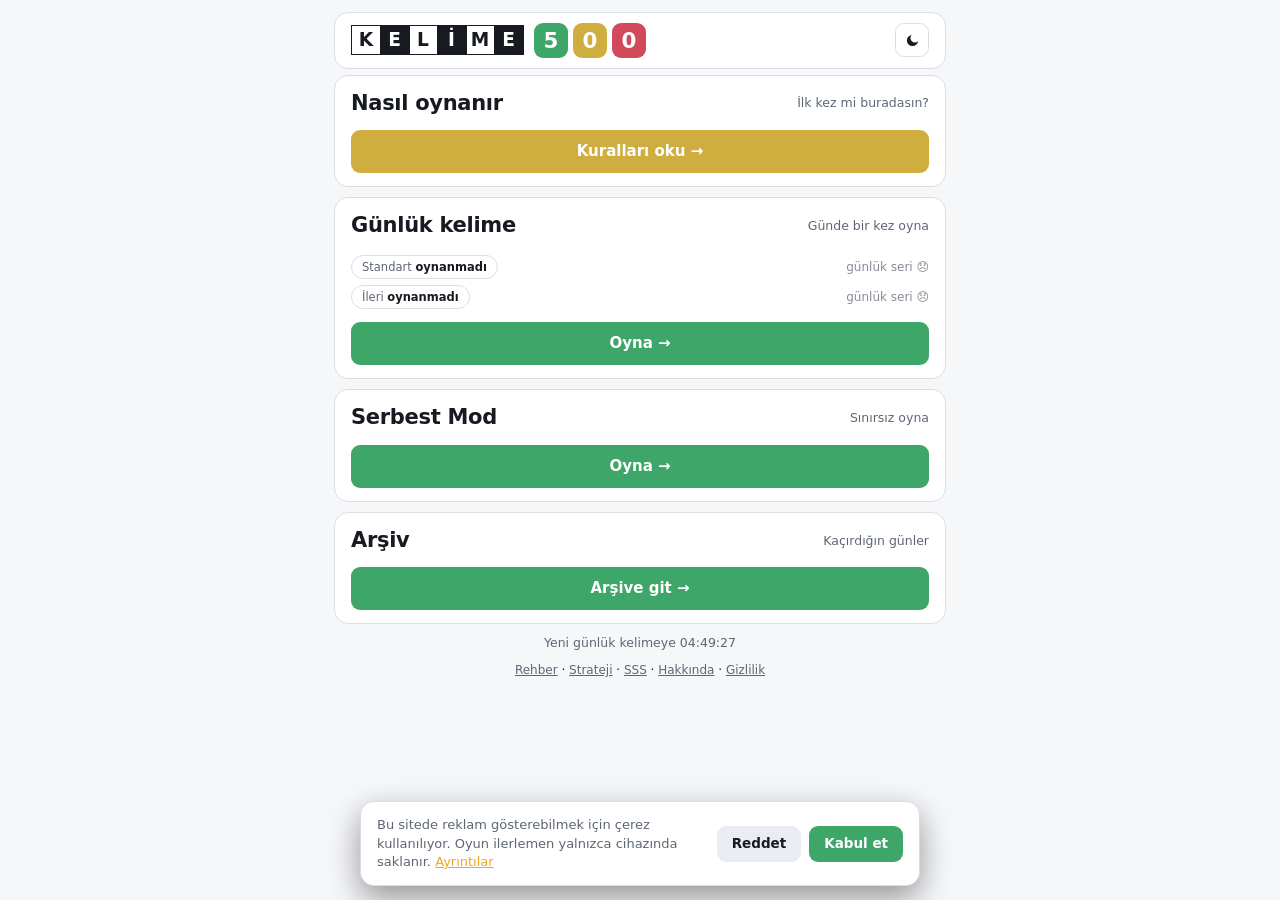
<file: index.html>
<!doctype html>
<html lang="tr" data-tema="koyu">
<head>
<meta charset="utf-8">
<meta name="viewport" content="width=device-width, initial-scale=1">
<title>Kelime500 — Türkçe kelime bulmacası</title>
<meta name="description" content="Gizli Türkçe kelimeyi 8 hakta bul. Her gün iki seviye için yeni kelime; serbest modda sınırsız oyna, arşivden eski günleri çöz.">
<link rel="canonical" href="https://kelime500.com/">
<link rel="icon" href="assets/favicon.svg?v=160" type="image/svg+xml">
<link rel="apple-touch-icon" href="assets/apple-touch-icon.png?v=160">
<meta name="theme-color" content="#0f1115">
<!-- Sosyal paylasim -->
<meta property="og:url" content="https://kelime500.com/">
<meta property="og:type" content="website">
<meta property="og:site_name" content="Kelime500">
<meta property="og:title" content="Kelime500 — Türkçe kelime bulmacası">
<meta property="og:description" content="Gizli Türkçe kelimeyi 8 hakta bul. Her gün iki seviye için yeni kelime; serbest modda sınırsız oyna, arşivden eski günleri çöz.">
<meta property="og:image" content="https://kelime500.com/assets/paylasim.png?v=160">
<meta property="og:image:width" content="1200">
<meta property="og:image:height" content="630">
<meta property="og:image:type" content="image/png">
<meta property="og:image:alt" content="Kelime500 — Türkçe kelime bulmacası">
<meta property="og:locale" content="tr_TR">
<meta name="twitter:card" content="summary_large_image">
<meta name="twitter:title" content="Kelime500 — Türkçe kelime bulmacası">
<meta name="twitter:description" content="Gizli Türkçe kelimeyi 8 hakta bul. Her gün iki seviye için yeni kelime; serbest modda sınırsız oyna, arşivden eski günleri çöz.">
<meta name="twitter:image" content="https://kelime500.com/assets/paylasim.png?v=160">
<link rel="stylesheet" href="assets/styles.css?v=160">

<!-- AdSense. Kod her sayfanin <head> kismindadir - dogrulama ve inceleme
     bunu ariyor. Cerez reddedildiyse kisisellestirilmemis reklam isteniyor;
     karari cerez.js veriyor, burada yalnizca kayitli secim okunuyor. -->
<script>
window.adsbygoogle = window.adsbygoogle || [];
try {
  if (JSON.parse(localStorage.getItem('kelime500.cerez')) === 'ret') {
    window.adsbygoogle.requestNonPersonalizedAds = 1;
  }
} catch (e) { /* depolama kapali - varsayilan davranis */ }
</script>
<script async crossorigin="anonymous"
        src="https://pagead2.googlesyndication.com/pagead/js/adsbygoogle.js?client=ca-pub-5431814536619305"></script>
<script>
/* Tema ilk boyamadan once uygulanir; yoksa sabit yazili koyu tema bir an
   gorunup acik temaya gecerdi. Kayitli bir secim varsa o, yoksa cihazin
   tercihi kullanilir. Ayni mantik src/giris.js ve src/app.js icinde de var. */
(function () {
  var t = null;
  try { t = JSON.parse(localStorage.getItem('kelime500.tema')); } catch (e) { /* yoksay */ }
  if (t !== 'acik' && t !== 'koyu') {
    t = window.matchMedia && matchMedia('(prefers-color-scheme: light)').matches
      ? 'acik' : 'koyu';
  }
  document.documentElement.dataset.tema = t;

  /* Reklam yuvasi onizlemesi: ?reklam=1 ile acilir, ?reklam=0 ile kapanir.
     Sekme oturumu boyunca hatirlanir, boylece sayfalar arasi gezinirken
     kaybolmaz. Ziyaretciler normal adreste bos yuvalari gormez. */
  try {
    if (/[?&]reklam=1/.test(location.search)) {
      sessionStorage.setItem('kelime500.reklamOnizleme', '1');
    } else if (/[?&]reklam=0/.test(location.search)) {
      sessionStorage.removeItem('kelime500.reklamOnizleme');
    }
    if (sessionStorage.getItem('kelime500.reklamOnizleme')) {
      document.documentElement.dataset.reklam = 'onizleme';
    }
  } catch (e) { /* yoksay */ }
}());
</script>
</head>
<body class="giris">

<header>
  <div class="marka-kart">
    <span class="logo" aria-label="Kelime500">
      <span class="logo-kelime" aria-hidden="true"><b>K</b><b>E</b><b>L</b><b>İ</b><b>M</b><b>E</b></span>
      <span class="logo-sayi" aria-hidden="true"><b>5</b><b>0</b><b>0</b></span>
    </span>
    <button class="simge" id="tema" type="button" title="Gece/Gündüz">☀</button>
  </div>
</header>

<main class="giris-icerik">

  <section class="kart" id="nasil-kart">
    <p class="kart-ust">İlk kez mi buradasın?</p>
    <h2>Nasıl oynanır</h2>
    <a class="kart-dugme sari" href="nasil-oynanir">Kuralları oku →</a>
  </section>

  <section class="kart">
    <!-- Seri tehlikedeyse bu satirin yazisi degisir (src/giris.js): ayri bir
         uyari satiri eklemek kart yuklendikten sonra buyutuyordu. -->
    <p class="kart-ust" id="gunluk-ust">Günde bir kez oyna</p>
    <h2>Günlük kelime</h2>
    <div id="bugun-durum"></div>
    <a class="kart-dugme yesil" id="baglanti-gunluk" href="oyna?mod=gunluk">Oyna →</a>
  </section>

  <!-- Reklam yuvasi: Gunluk kelime kartindan sonra, kartlarla ayni genislikte.
       Yer onceden ayrildi; reklam gec yuklense de sayfa kaymaz. -->
  <div class="reklam reklam-icerik" id="reklam-anasayfa" aria-hidden="true"></div>

  <section class="kart">
    <p class="kart-ust">Sınırsız oyna</p>
    <h2>Serbest Mod</h2>
    <a class="kart-dugme yesil" id="baglanti-serbest" href="oyna?mod=serbest">Oyna →</a>
  </section>

  <section class="kart">
    <p class="kart-ust">Kaçırdığın günler</p>
    <h2>Arşiv</h2>
    <a class="kart-dugme yesil" id="baglanti-arsiv" href="oyna?mod=gunluk">Arşive git →</a>
  </section>

</main>

<p id="sayac" role="status"></p>

<p class="alt-baglanti">
  <a href="oyna?rehber" id="rehber-ac">Rehber</a> ·
  <a href="strateji">Strateji</a> ·
  <a href="sss">SSS</a> ·
  <a href="hakkinda">Hakkında</a> ·
  <a href="gizlilik">Gizlilik</a>
</p>


<!-- Masaustu yan bantlar (300x600) - yalnizca 1200px ustunde gorunur -->
<aside class="reklam reklam-yan sol" id="reklam-sol" aria-hidden="true"></aside>
<aside class="reklam reklam-yan sag" id="reklam-sag" aria-hidden="true"></aside>

<!-- Masaustu alt bant (728x90) -->
<div class="reklam reklam-alt" id="reklam-alt" aria-hidden="true"></div>

<script src="src/cerez.js?v=160"></script>
<script src="src/rehber.js?v=160"></script>
<script src="src/giris.js?v=160"></script>
<script>
/* Alttaki "Rehber" baglantisi: sayfadan cikmadan rehberi acar. JavaScript
   calismiyorsa baglanti oyun sayfasina gider (href), davranis bozulmaz. */
document.getElementById('rehber-ac').addEventListener('click', function (e) {
  if (window.KB && KB.rehber) { e.preventDefault(); KB.rehber.ac(); }
});
</script>
</body>
</html>
</file>
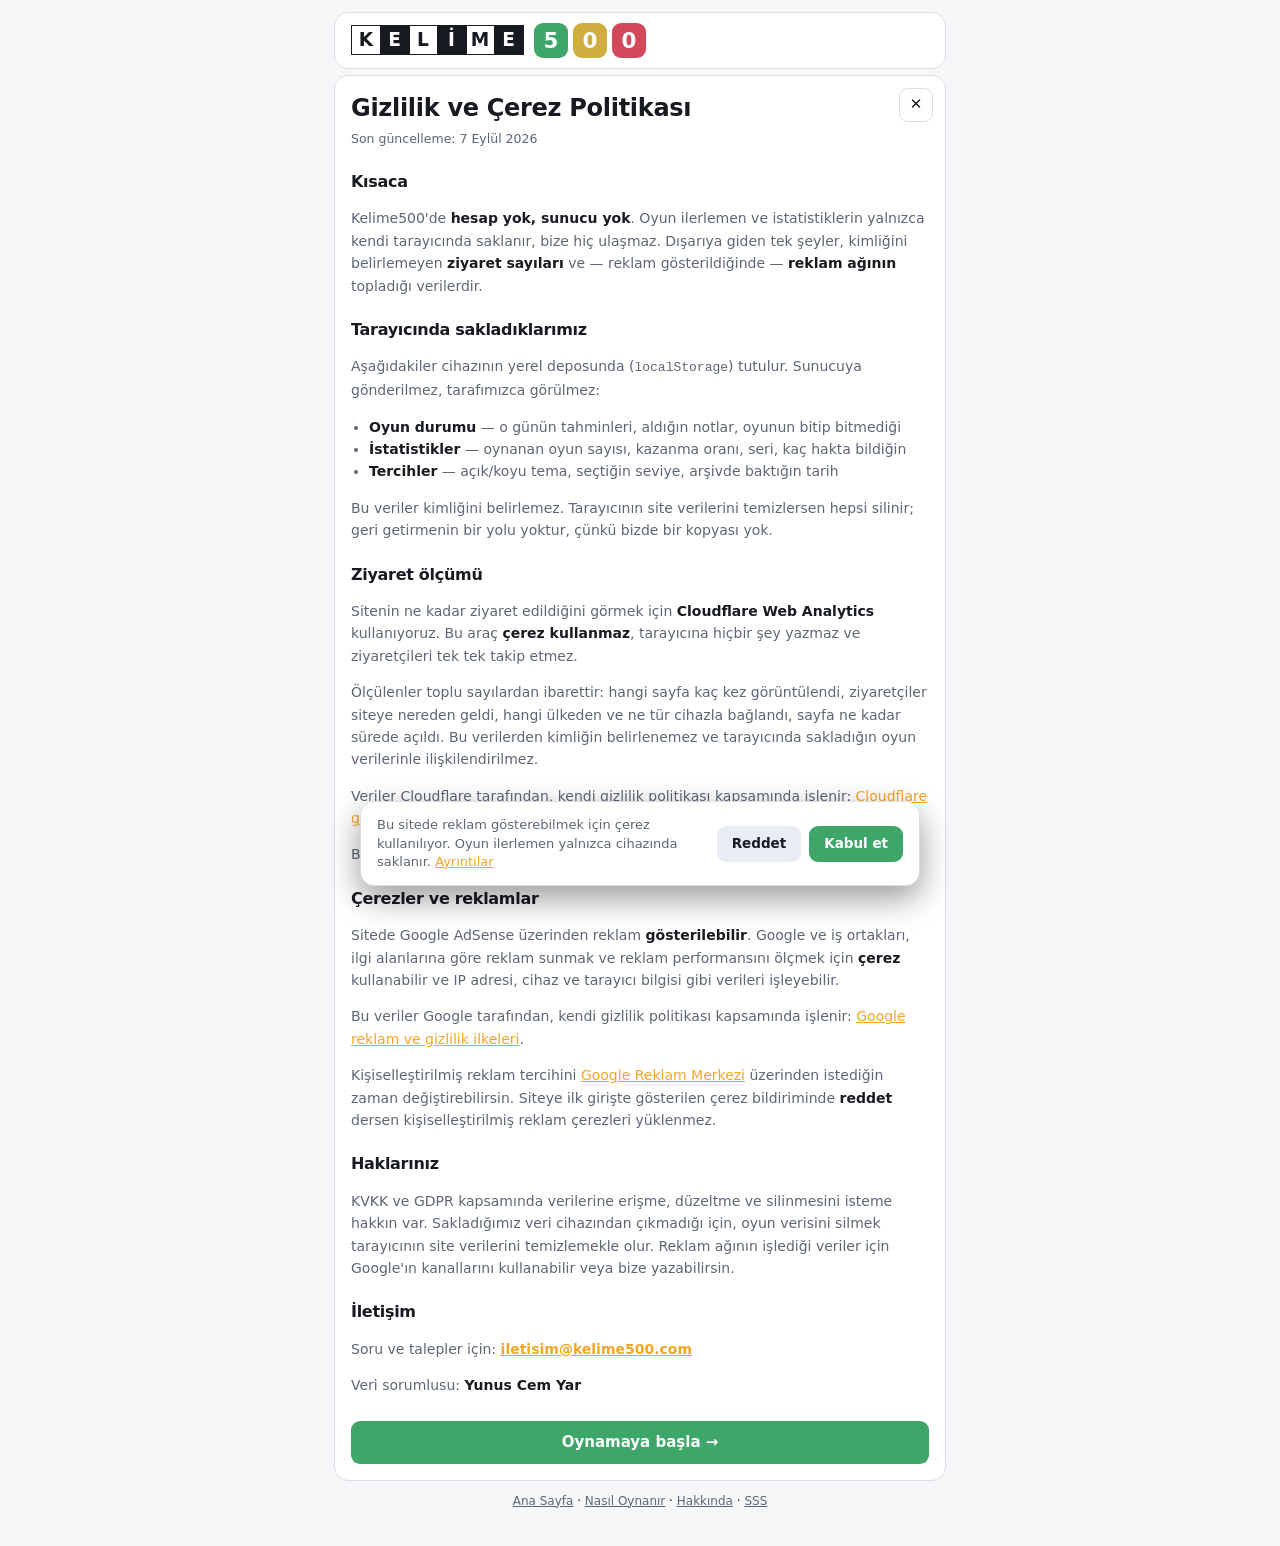
<file: gizlilik.html>
<!doctype html>
<html lang="tr" data-tema="koyu">
<head>
<meta charset="utf-8">
<meta name="viewport" content="width=device-width, initial-scale=1">
<title>Gizlilik ve Çerez Politikası — Kelime500</title>
<meta name="description" content="Kelime500'ün hangi verileri sakladığı, çerez kullanımı ve haklarınız.">
<link rel="canonical" href="https://kelime500.com/gizlilik">
<link rel="icon" href="assets/favicon.svg?v=160" type="image/svg+xml">
<meta name="theme-color" content="#0f1115">
<script>
(function () {
  var t = null;
  try { t = JSON.parse(localStorage.getItem('kelime500.tema')); } catch (e) { /* yoksay */ }
  if (t !== 'acik' && t !== 'koyu') {
    t = window.matchMedia && matchMedia('(prefers-color-scheme: light)').matches ? 'acik' : 'koyu';
  }
  document.documentElement.dataset.tema = t;

  /* Reklam yuvasi onizlemesi: ?reklam=1 ile acilir, ?reklam=0 ile kapanir.
     Sekme oturumu boyunca hatirlanir, boylece sayfalar arasi gezinirken
     kaybolmaz. Ziyaretciler normal adreste bos yuvalari gormez. */
  try {
    if (/[?&]reklam=1/.test(location.search)) {
      sessionStorage.setItem('kelime500.reklamOnizleme', '1');
    } else if (/[?&]reklam=0/.test(location.search)) {
      sessionStorage.removeItem('kelime500.reklamOnizleme');
    }
    if (sessionStorage.getItem('kelime500.reklamOnizleme')) {
      document.documentElement.dataset.reklam = 'onizleme';
    }
  } catch (e) { /* yoksay */ }
}());
</script>
<link rel="stylesheet" href="assets/styles.css?v=160">

<!-- AdSense. Kod her sayfanin <head> kismindadir - dogrulama ve inceleme
     bunu ariyor. Cerez reddedildiyse kisisellestirilmemis reklam isteniyor;
     karari cerez.js veriyor, burada yalnizca kayitli secim okunuyor. -->
<script>
window.adsbygoogle = window.adsbygoogle || [];
try {
  if (JSON.parse(localStorage.getItem('kelime500.cerez')) === 'ret') {
    window.adsbygoogle.requestNonPersonalizedAds = 1;
  }
} catch (e) { /* depolama kapali - varsayilan davranis */ }
</script>
<script async crossorigin="anonymous"
        src="https://pagead2.googlesyndication.com/pagead/js/adsbygoogle.js?client=ca-pub-5431814536619305"></script>
</head>
<body class="giris">

<header>
  <div class="marka-kart">
    <a class="logo" href="/" aria-label="Kelime500 ana sayfa">
      <span class="logo-kelime" aria-hidden="true"><b>K</b><b>E</b><b>L</b><b>İ</b><b>M</b><b>E</b></span>
      <span class="logo-sayi" aria-hidden="true"><b>5</b><b>0</b><b>0</b></span>
    </a>
  </div>
</header>

<main class="giris-icerik">
  <section class="kart yazi">
    <button class="simge kapat geri-don" type="button" title="Kapat" aria-label="Kapat">✕</button>
    <h1>Gizlilik ve Çerez Politikası</h1>
    <p class="guncelleme">Son güncelleme: 7 Eylül 2026</p>

    <h2>Kısaca</h2>
    <p>Kelime500'de <b>hesap yok, sunucu yok</b>. Oyun ilerlemen ve istatistiklerin
       yalnızca kendi tarayıcında saklanır, bize hiç ulaşmaz. Dışarıya giden tek
       şeyler, kimliğini belirlemeyen <b>ziyaret sayıları</b> ve — reklam
       gösterildiğinde — <b>reklam ağının</b> topladığı verilerdir.</p>

    <h2>Tarayıcında sakladıklarımız</h2>
    <p>Aşağıdakiler cihazının yerel deposunda (<code>localStorage</code>) tutulur.
       Sunucuya gönderilmez, tarafımızca görülmez:</p>
    <ul>
      <li><b>Oyun durumu</b> — o günün tahminleri, aldığın notlar, oyunun bitip bitmediği</li>
      <li><b>İstatistikler</b> — oynanan oyun sayısı, kazanma oranı, seri, kaç hakta bildiğin</li>
      <li><b>Tercihler</b> — açık/koyu tema, seçtiğin seviye, arşivde baktığın tarih</li>
    </ul>
    <p>Bu veriler kimliğini belirlemez. Tarayıcının site verilerini temizlersen
       hepsi silinir; geri getirmenin bir yolu yoktur, çünkü bizde bir kopyası yok.</p>

    <h2>Ziyaret ölçümü</h2>
    <p>Sitenin ne kadar ziyaret edildiğini görmek için <b>Cloudflare Web Analytics</b>
       kullanıyoruz. Bu araç <b>çerez kullanmaz</b>, tarayıcına hiçbir şey yazmaz ve
       ziyaretçileri tek tek takip etmez.</p>
    <p>Ölçülenler toplu sayılardan ibarettir: hangi sayfa kaç kez görüntülendi,
       ziyaretçiler siteye nereden geldi, hangi ülkeden ve ne tür cihazla bağlandı,
       sayfa ne kadar sürede açıldı. Bu verilerden kimliğin belirlenemez ve
       tarayıcında sakladığın oyun verilerinle ilişkilendirilmez.</p>
    <p>Veriler Cloudflare tarafından, kendi gizlilik politikası kapsamında işlenir:
       <a href="https://www.cloudflare.com/privacypolicy/" rel="noopener" target="_blank">
       Cloudflare gizlilik politikası</a>.</p>
    <p>Bunun dışında Google Analytics gibi bir izleme aracı <b>kullanmıyoruz</b>.</p>

    <h2>Çerezler ve reklamlar</h2>
    <p>Sitede Google AdSense üzerinden reklam <b>gösterilebilir</b>. Google ve iş ortakları,
       ilgi alanlarına göre reklam sunmak ve reklam performansını ölçmek için
       <b>çerez</b> kullanabilir ve IP adresi, cihaz ve tarayıcı bilgisi gibi
       verileri işleyebilir.</p>
    <p>Bu veriler Google tarafından, kendi gizlilik politikası kapsamında işlenir:
       <a href="https://policies.google.com/technologies/ads" rel="noopener" target="_blank">
       Google reklam ve gizlilik ilkeleri</a>.</p>
    <p>Kişiselleştirilmiş reklam tercihini
       <a href="https://myadcenter.google.com" rel="noopener" target="_blank">Google Reklam Merkezi</a>
       üzerinden istediğin zaman değiştirebilirsin. Siteye ilk girişte gösterilen
       çerez bildiriminde <b>reddet</b> dersen kişiselleştirilmiş reklam çerezleri
       yüklenmez.</p>

    <h2>Haklarınız</h2>
    <p>KVKK ve GDPR kapsamında verilerine erişme, düzeltme ve silinmesini isteme
       hakkın var. Sakladığımız veri cihazından çıkmadığı için, oyun verisini
       silmek tarayıcının site verilerini temizlemekle olur. Reklam ağının işlediği
       veriler için Google'ın kanallarını kullanabilir veya bize yazabilirsin.</p>

    <h2>İletişim</h2>
    <p>Soru ve talepler için: <b><a href="mailto:iletisim@kelime500.com">iletisim@kelime500.com</a></b></p>
    <p>Veri sorumlusu: <b>Yunus Cem Yar</b></p>

    <a class="kart-dugme yesil" href="oyna">Oynamaya başla →</a>
  </section>
</main>

<p class="alt-baglanti">
  <a href="/">Ana Sayfa</a> ·
  <a href="nasil-oynanir">Nasıl Oynanır</a> ·
  <a href="hakkinda">Hakkında</a> ·
  <a href="sss">SSS</a>
</p>

<script>
/* Kapatma: ziyaretci nereden geldiyse oraya doner. */
(function () {
  Array.prototype.forEach.call(document.querySelectorAll('.geri-don'), function (d) {
    d.addEventListener('click', function () {
      var r = document.referrer;
      if (r && r.indexOf(location.origin) === 0 && history.length > 1) { history.back(); }
      else { location.href = '/'; }
    });
  });
}());
</script>
<script src="src/cerez.js?v=160"></script>
</body>
</html>
</file>
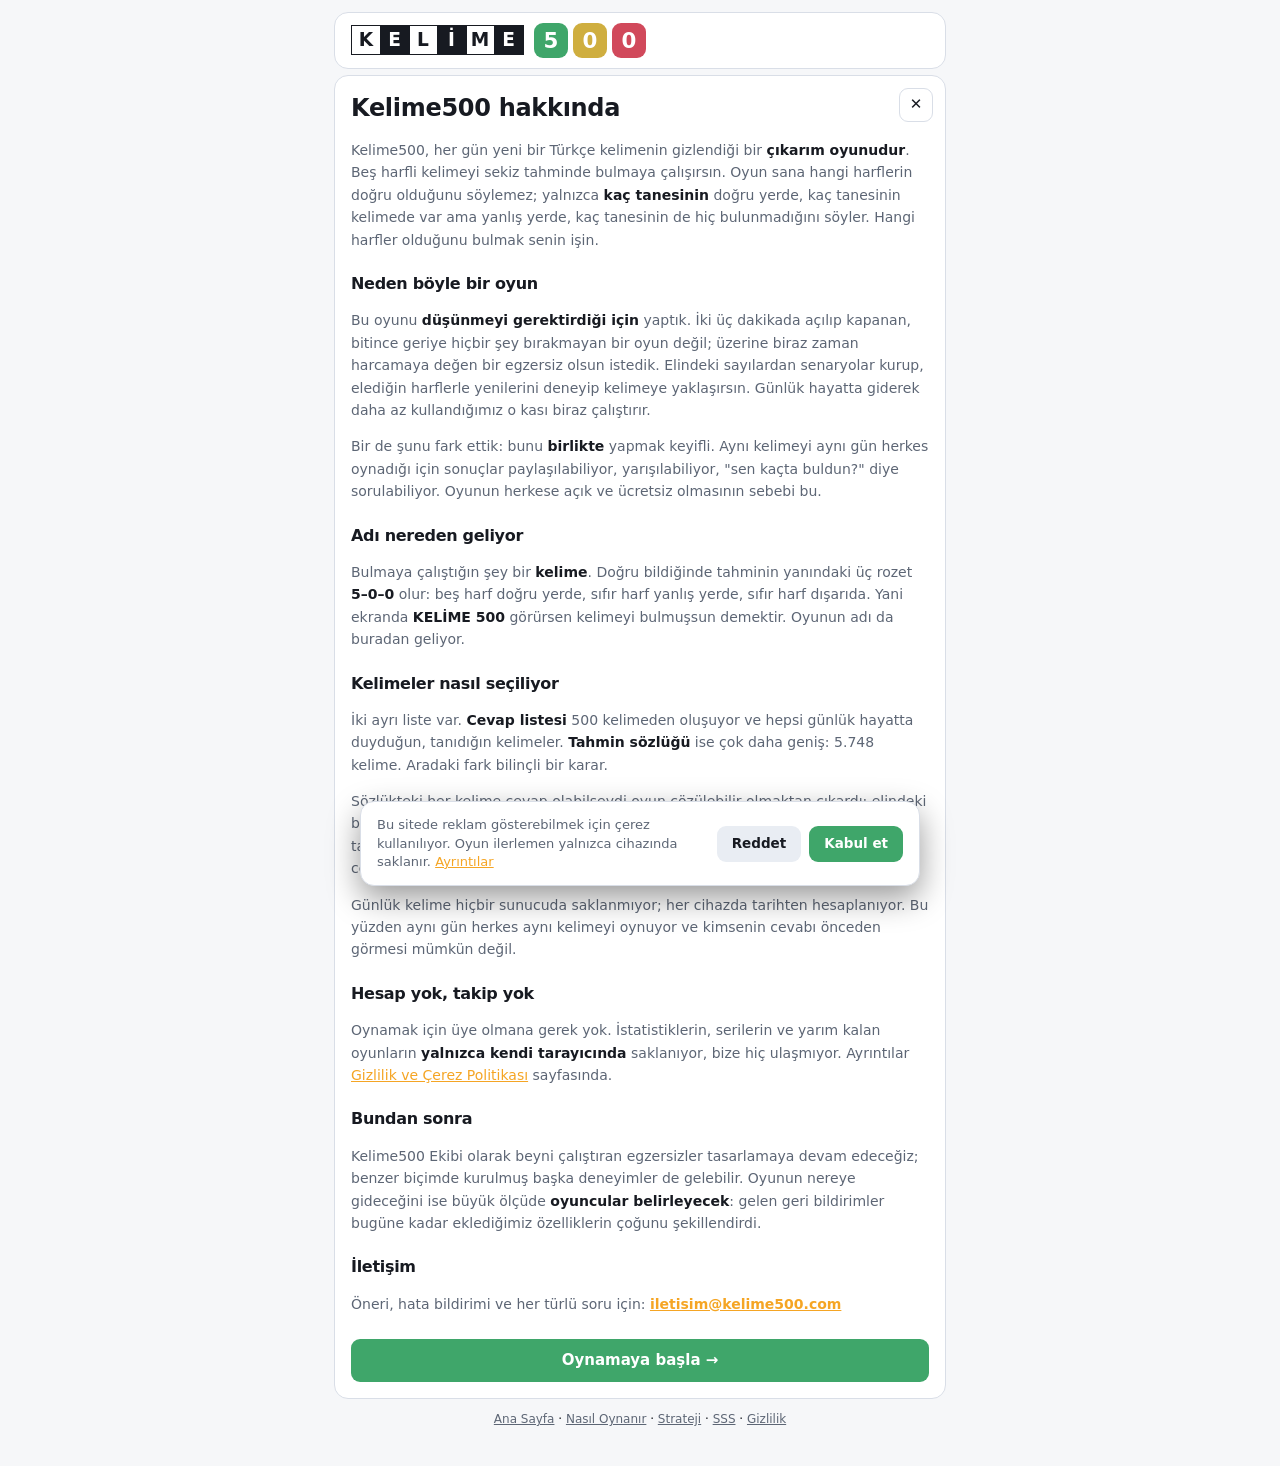
<file: hakkinda.html>
<!doctype html>
<html lang="tr" data-tema="koyu">
<head>
<meta charset="utf-8">
<meta name="viewport" content="width=device-width, initial-scale=1">
<title>Hakkında — Kelime500</title>
<meta name="description" content="Kelime500 nedir, neden yapıldı, kelimeler nasıl seçiliyor? Her gün yeni bir Türkçe kelimenin gizlendiği çıkarım oyunu hakkında.">
<link rel="canonical" href="https://kelime500.com/hakkinda">
<link rel="icon" href="assets/favicon.svg?v=160" type="image/svg+xml">
<meta name="theme-color" content="#0f1115">
<script>
(function () {
  var t = null;
  try { t = JSON.parse(localStorage.getItem('kelime500.tema')); } catch (e) { /* yoksay */ }
  if (t !== 'acik' && t !== 'koyu') {
    t = window.matchMedia && matchMedia('(prefers-color-scheme: light)').matches ? 'acik' : 'koyu';
  }
  document.documentElement.dataset.tema = t;

  /* Reklam yuvasi onizlemesi: ?reklam=1 ile acilir, ?reklam=0 ile kapanir.
     Sekme oturumu boyunca hatirlanir, boylece sayfalar arasi gezinirken
     kaybolmaz. Ziyaretciler normal adreste bos yuvalari gormez. */
  try {
    if (/[?&]reklam=1/.test(location.search)) {
      sessionStorage.setItem('kelime500.reklamOnizleme', '1');
    } else if (/[?&]reklam=0/.test(location.search)) {
      sessionStorage.removeItem('kelime500.reklamOnizleme');
    }
    if (sessionStorage.getItem('kelime500.reklamOnizleme')) {
      document.documentElement.dataset.reklam = 'onizleme';
    }
  } catch (e) { /* yoksay */ }
}());
</script>
<link rel="stylesheet" href="assets/styles.css?v=160">

<!-- AdSense. Kod her sayfanin <head> kismindadir - dogrulama ve inceleme
     bunu ariyor. Cerez reddedildiyse kisisellestirilmemis reklam isteniyor;
     karari cerez.js veriyor, burada yalnizca kayitli secim okunuyor. -->
<script>
window.adsbygoogle = window.adsbygoogle || [];
try {
  if (JSON.parse(localStorage.getItem('kelime500.cerez')) === 'ret') {
    window.adsbygoogle.requestNonPersonalizedAds = 1;
  }
} catch (e) { /* depolama kapali - varsayilan davranis */ }
</script>
<script async crossorigin="anonymous"
        src="https://pagead2.googlesyndication.com/pagead/js/adsbygoogle.js?client=ca-pub-5431814536619305"></script>
</head>
<body class="giris">

<header>
  <div class="marka-kart">
    <a class="logo" href="/" aria-label="Kelime500 ana sayfa">
      <span class="logo-kelime" aria-hidden="true"><b>K</b><b>E</b><b>L</b><b>İ</b><b>M</b><b>E</b></span>
      <span class="logo-sayi" aria-hidden="true"><b>5</b><b>0</b><b>0</b></span>
    </a>
  </div>
</header>

<main class="giris-icerik">
  <section class="kart yazi">
    <button class="simge kapat geri-don" type="button" title="Kapat" aria-label="Kapat">✕</button>
    <h1>Kelime500 hakkında</h1>

    <p>Kelime500, her gün yeni bir Türkçe kelimenin gizlendiği bir <b>çıkarım
       oyunudur</b>. Beş harfli kelimeyi sekiz tahminde bulmaya çalışırsın. Oyun
       sana hangi harflerin doğru olduğunu söylemez; yalnızca <b>kaç tanesinin</b>
       doğru yerde, kaç tanesinin kelimede var ama yanlış yerde, kaç tanesinin de
       hiç bulunmadığını söyler. Hangi harfler olduğunu bulmak senin işin.</p>

    <h2>Neden böyle bir oyun</h2>
    <p>Bu oyunu <b>düşünmeyi gerektirdiği için</b> yaptık. İki üç dakikada açılıp
       kapanan, bitince geriye hiçbir şey bırakmayan bir oyun değil; üzerine biraz
       zaman harcamaya değen bir egzersiz olsun istedik. Elindeki sayılardan
       senaryolar kurup, elediğin harflerle yenilerini deneyip kelimeye
       yaklaşırsın. Günlük hayatta giderek daha az kullandığımız o kası biraz
       çalıştırır.</p>
    <p>Bir de şunu fark ettik: bunu <b>birlikte</b> yapmak keyifli. Aynı kelimeyi
       aynı gün herkes oynadığı için sonuçlar paylaşılabiliyor, yarışılabiliyor,
       "sen kaçta buldun?" diye sorulabiliyor. Oyunun herkese açık ve ücretsiz
       olmasının sebebi bu.</p>

    <h2>Adı nereden geliyor</h2>
    <p>Bulmaya çalıştığın şey bir <b>kelime</b>. Doğru bildiğinde tahminin yanındaki
       üç rozet <b>5–0–0</b> olur: beş harf doğru yerde, sıfır harf yanlış yerde,
       sıfır harf dışarıda. Yani ekranda <b>KELİME 500</b> görürsen kelimeyi
       bulmuşsun demektir. Oyunun adı da buradan geliyor.</p>

    <h2>Kelimeler nasıl seçiliyor</h2>
    <p>İki ayrı liste var. <b>Cevap listesi</b> 500 kelimeden oluşuyor ve hepsi
       günlük hayatta duyduğun, tanıdığın kelimeler. <b>Tahmin sözlüğü</b> ise çok
       daha geniş: 5.748 kelime. Aradaki fark bilinçli bir karar.</p>
    <p>Sözlükteki her kelime cevap olabilseydi oyun çözülebilir olmaktan çıkardı;
       elindeki bütün ipuçları doğru olsa bile aklına gelmeyecek bir kelimeye
       takılırdın. Geniş tahmin listesi oyuncuyu rahatlatır — aklına gelen kelimeyi
       deneyebilirsin. Dar cevap listesi ise oyunu adil tutar: <b>çıkarımla
       bulunabilir</b> bir kelime arıyorsun.</p>
    <p>Günlük kelime hiçbir sunucuda saklanmıyor; her cihazda tarihten
       hesaplanıyor. Bu yüzden aynı gün herkes aynı kelimeyi oynuyor ve kimsenin
       cevabı önceden görmesi mümkün değil.</p>

    <h2>Hesap yok, takip yok</h2>
    <p>Oynamak için üye olmana gerek yok. İstatistiklerin, serilerin ve yarım kalan
       oyunların <b>yalnızca kendi tarayıcında</b> saklanıyor, bize hiç ulaşmıyor.
       Ayrıntılar <a href="gizlilik">Gizlilik ve Çerez Politikası</a> sayfasında.</p>

    <h2>Bundan sonra</h2>
    <p>Kelime500 Ekibi olarak beyni çalıştıran egzersizler tasarlamaya devam
       edeceğiz; benzer biçimde kurulmuş başka deneyimler de gelebilir. Oyunun
       nereye gideceğini ise büyük ölçüde <b>oyuncular belirleyecek</b>: gelen
       geri bildirimler bugüne kadar eklediğimiz özelliklerin çoğunu şekillendirdi.</p>

    <h2>İletişim</h2>
    <p>Öneri, hata bildirimi ve her türlü soru için:
       <b><a href="mailto:iletisim@kelime500.com">iletisim@kelime500.com</a></b></p>

    <a class="kart-dugme yesil" href="oyna">Oynamaya başla →</a>
  </section>
</main>

<p class="alt-baglanti">
  <a href="/">Ana Sayfa</a> ·
  <a href="nasil-oynanir">Nasıl Oynanır</a> ·
  <a href="strateji">Strateji</a> ·
  <a href="sss">SSS</a> ·
  <a href="gizlilik">Gizlilik</a>
</p>

<script>
/* Kapatma ve "Oynamaya basla": ziyaretci nereden geldiyse oraya doner.
   Site disindan ya da dogrudan gelindiyse ana sayfaya gider. */
(function () {
  function don() {
    var r = document.referrer;
    if (r && r.indexOf(location.origin) === 0 && history.length > 1) { history.back(); }
    else { location.href = '/'; }
  }
  Array.prototype.forEach.call(document.querySelectorAll('.geri-don'), function (d) {
    d.addEventListener('click', don);
  });
}());
</script>
<script src="src/cerez.js?v=160"></script>
</body>
</html>
</file>
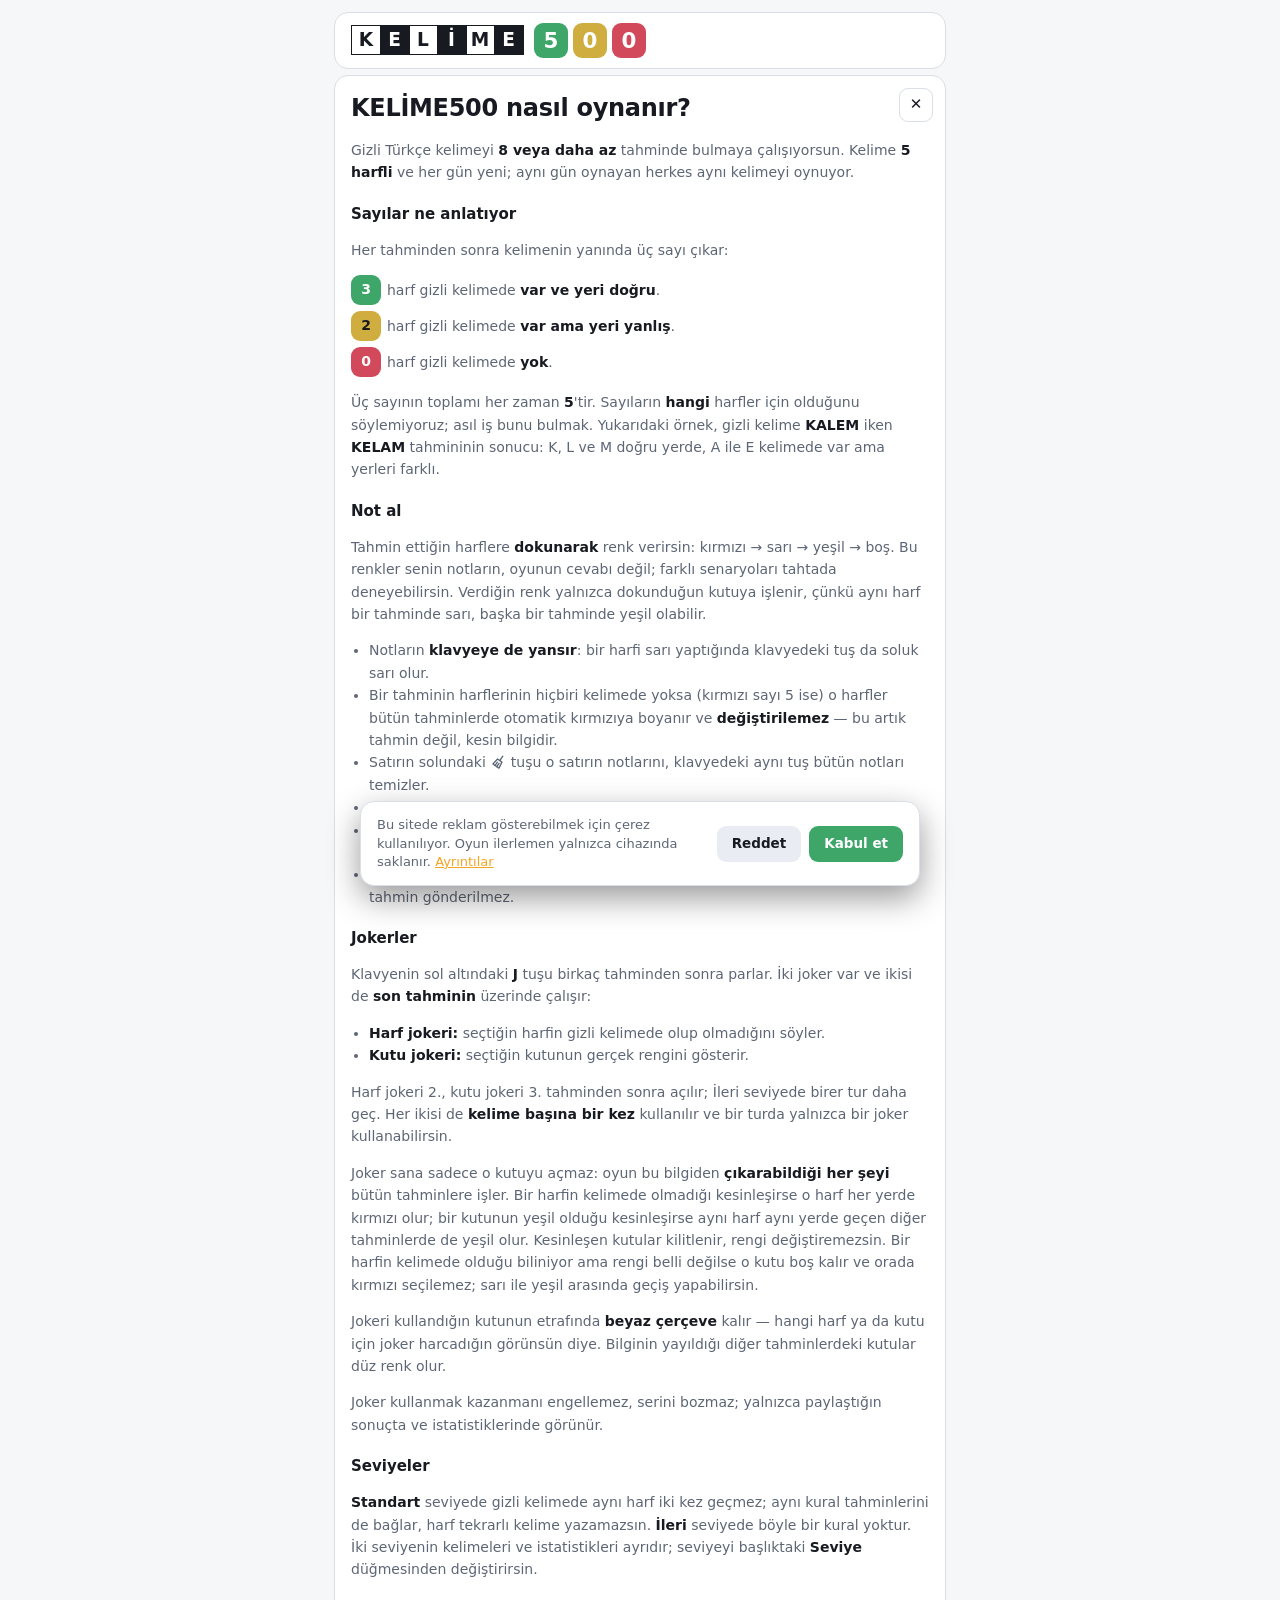
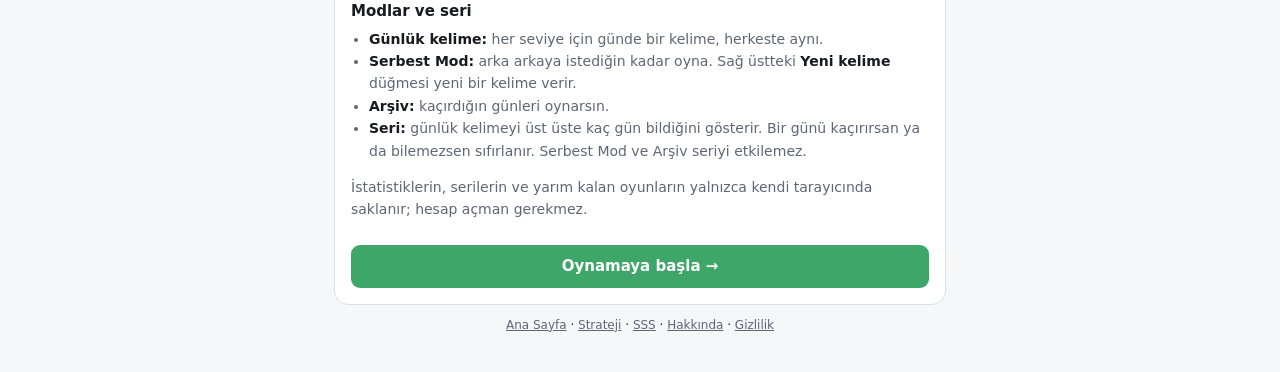
<file: nasil-oynanir.html>
<!doctype html>
<html lang="tr" data-tema="koyu">
<head>
<meta charset="utf-8">
<meta name="viewport" content="width=device-width, initial-scale=1">
<title>Nasıl oynanır? — Kelime500</title>
<meta name="description" content="Kelime500 nasıl oynanır? Gizli Türkçe kelimeyi 8 tahminde bul. Yeşil, sarı ve kırmızı sayıların anlamı, not alma, seviyeler ve günlük kelime kuralları.">
<link rel="canonical" href="https://kelime500.com/nasil-oynanir">
<link rel="icon" href="assets/favicon.svg?v=160" type="image/svg+xml">
<link rel="apple-touch-icon" href="assets/apple-touch-icon.png?v=160">
<meta name="theme-color" content="#0f1115">
<!-- Sosyal paylasim -->
<meta property="og:url" content="https://kelime500.com/nasil-oynanir">
<meta property="og:type" content="article">
<meta property="og:site_name" content="Kelime500">
<meta property="og:title" content="Kelime500 nasıl oynanır?">
<meta property="og:description" content="Gizli Türkçe kelimeyi 8 tahminde bul. Yeşil, sarı ve kırmızı sayıların anlamı, not alma ve seviyeler.">
<meta property="og:image" content="https://kelime500.com/assets/paylasim.png?v=160">
<meta property="og:image:width" content="1200">
<meta property="og:image:height" content="630">
<meta property="og:image:type" content="image/png">
<meta property="og:image:alt" content="Kelime500 — Türkçe kelime bulmacası">
<meta property="og:locale" content="tr_TR">
<meta name="twitter:card" content="summary_large_image">
<meta name="twitter:title" content="Kelime500 nasıl oynanır?">
<meta name="twitter:description" content="Gizli Türkçe kelimeyi 8 tahminde bul. Yeşil, sarı ve kırmızı sayıların anlamı, not alma ve seviyeler.">
<meta name="twitter:image" content="https://kelime500.com/assets/paylasim.png?v=160">
<script>
(function () {
  var t = null;
  try { t = JSON.parse(localStorage.getItem('kelime500.tema')); } catch (e) { /* yoksay */ }
  if (t !== 'acik' && t !== 'koyu') {
    t = window.matchMedia && matchMedia('(prefers-color-scheme: light)').matches ? 'acik' : 'koyu';
  }
  document.documentElement.dataset.tema = t;

  /* Reklam yuvasi onizlemesi: ?reklam=1 ile acilir, ?reklam=0 ile kapanir.
     Sekme oturumu boyunca hatirlanir, boylece sayfalar arasi gezinirken
     kaybolmaz. Ziyaretciler normal adreste bos yuvalari gormez. */
  try {
    if (/[?&]reklam=1/.test(location.search)) {
      sessionStorage.setItem('kelime500.reklamOnizleme', '1');
    } else if (/[?&]reklam=0/.test(location.search)) {
      sessionStorage.removeItem('kelime500.reklamOnizleme');
    }
    if (sessionStorage.getItem('kelime500.reklamOnizleme')) {
      document.documentElement.dataset.reklam = 'onizleme';
    }
  } catch (e) { /* yoksay */ }
}());
</script>
<link rel="stylesheet" href="assets/styles.css?v=160">

<!-- AdSense. Kod her sayfanin <head> kismindadir - dogrulama ve inceleme
     bunu ariyor. Cerez reddedildiyse kisisellestirilmemis reklam isteniyor;
     karari cerez.js veriyor, burada yalnizca kayitli secim okunuyor. -->
<script>
window.adsbygoogle = window.adsbygoogle || [];
try {
  if (JSON.parse(localStorage.getItem('kelime500.cerez')) === 'ret') {
    window.adsbygoogle.requestNonPersonalizedAds = 1;
  }
} catch (e) { /* depolama kapali - varsayilan davranis */ }
</script>
<script async crossorigin="anonymous"
        src="https://pagead2.googlesyndication.com/pagead/js/adsbygoogle.js?client=ca-pub-5431814536619305"></script>
</head>
<body class="giris">

<header>
  <div class="marka-kart">
    <a class="logo" href="/" aria-label="Kelime500 ana sayfa">
      <span class="logo-kelime" aria-hidden="true"><b>K</b><b>E</b><b>L</b><b>İ</b><b>M</b><b>E</b></span>
      <span class="logo-sayi" aria-hidden="true"><b>5</b><b>0</b><b>0</b></span>
    </a>
  </div>
</header>

<main class="giris-icerik">
  <section class="kart yazi">
    <button class="simge kapat geri-don" type="button" title="Kapat" aria-label="Kapat">✕</button>
    <h1>KELİME500 nasıl oynanır?</h1>

    <!-- KURALLAR BASLANGIC
         Bu bolum kuralların TEK KAYNAGIDIR. Oyun icindeki pencere (src/yardim.js)
         buradan uretilir: metni degistirdikten sonra
             python3 tools/yardim-uret.py
         calistir, yoksa iki yerde farkli metin kalir. -->
    <div id="kurallar">
      <p>Gizli Türkçe kelimeyi <b>8 veya daha az</b> tahminde bulmaya çalışıyorsun.
         Kelime <b>5 harfli</b> ve her gün yeni; aynı gün oynayan herkes aynı kelimeyi
         oynuyor.</p>

      <h3>Sayılar ne anlatıyor</h3>
      <p>Her tahminden sonra kelimenin yanında üç sayı çıkar:</p>
      <div class="ornek"><span class="rozet duz yer">3</span>
        <p>harf gizli kelimede <b>var ve yeri doğru</b>.</p></div>
      <div class="ornek"><span class="rozet duz harf">2</span>
        <p>harf gizli kelimede <b>var ama yeri yanlış</b>.</p></div>
      <div class="ornek"><span class="rozet duz yok">0</span>
        <p>harf gizli kelimede <b>yok</b>.</p></div>
      <p>Üç sayının toplamı her zaman <b>5</b>&#39;tir. Sayıların <b>hangi</b> harfler için
         olduğunu söylemiyoruz; asıl iş bunu bulmak. Yukarıdaki örnek, gizli kelime
         <b>KALEM</b> iken <b>KELAM</b> tahmininin sonucu: K, L ve M doğru yerde, A ile
         E kelimede var ama yerleri farklı.</p>

      <h3>Not al</h3>
      <p>Tahmin ettiğin harflere <b>dokunarak</b> renk verirsin: kırmızı → sarı → yeşil →
         boş. Bu renkler senin notların, oyunun cevabı değil; farklı senaryoları tahtada
         deneyebilirsin. Verdiğin renk yalnızca dokunduğun kutuya işlenir, çünkü aynı
         harf bir tahminde sarı, başka bir tahminde yeşil olabilir.</p>
      <ul>
        <li>Notların <b>klavyeye de yansır</b>: bir harfi sarı yaptığında klavyedeki tuş
            da soluk sarı olur.</li>
        <li>Bir tahminin harflerinin hiçbiri kelimede yoksa (kırmızı sayı 5 ise) o harfler
            bütün tahminlerde otomatik kırmızıya boyanır ve <b>değiştirilemez</b> — bu
            artık tahmin değil, kesin bilgidir.</li>
        <li>Satırın solundaki <i class="ikon ikon-supurge" role="img" aria-label="süpürge"></i>
            tuşu o satırın notlarını, klavyedeki aynı tuş bütün notları temizler.</li>
        <li>Daha önce denediğin harfler klavyede <b>gri</b> görünür.</li>
        <li>Tahmin yazarken <b>Boşluk</b> tuşu, bilmediğin harfin yerine <b>·</b> koyar;
            böylece taslak kurabilirsin.</li>
        <li>Sözlükte olmayan bir kelime yazarsan harfler <b>kırmızı ve üstü çizili</b>
            görünür, tahmin gönderilmez.</li>
      </ul>

      <h3>Jokerler</h3>
      <p>Klavyenin sol altındaki <b>J</b> tuşu birkaç tahminden sonra parlar. İki joker
         var ve ikisi de <b>son tahminin</b> üzerinde çalışır:</p>
      <ul>
        <li><b>Harf jokeri:</b> seçtiğin harfin gizli kelimede olup olmadığını söyler.</li>
        <li><b>Kutu jokeri:</b> seçtiğin kutunun gerçek rengini gösterir.</li>
      </ul>
      <p>Harf jokeri 2., kutu jokeri 3. tahminden sonra açılır; İleri seviyede birer tur
         daha geç. Her ikisi de <b>kelime başına bir kez</b> kullanılır ve bir turda
         yalnızca bir joker kullanabilirsin.</p>
      <p>Joker sana sadece o kutuyu açmaz: oyun bu bilgiden <b>çıkarabildiği her şeyi</b>
         bütün tahminlere işler. Bir harfin kelimede olmadığı kesinleşirse o harf her
         yerde kırmızı olur; bir kutunun yeşil olduğu kesinleşirse aynı harf aynı yerde
         geçen diğer tahminlerde de yeşil olur. Kesinleşen kutular kilitlenir, rengi
         değiştiremezsin. Bir harfin kelimede olduğu biliniyor ama rengi belli değilse o
         kutu boş kalır ve orada kırmızı seçilemez; sarı ile yeşil arasında geçiş
         yapabilirsin.</p>
      <p>Jokeri kullandığın kutunun etrafında <b>beyaz çerçeve</b> kalır — hangi harf ya da
         kutu için joker harcadığın görünsün diye. Bilginin yayıldığı diğer tahminlerdeki
         kutular düz renk olur.</p>
      <p>Joker kullanmak kazanmanı engellemez, serini bozmaz; yalnızca paylaştığın
         sonuçta ve istatistiklerinde görünür.</p>

      <h3>Seviyeler</h3>
      <p><b>Standart</b> seviyede gizli kelimede aynı harf iki kez geçmez; aynı kural
         tahminlerini de bağlar, harf tekrarlı kelime yazamazsın. <b>İleri</b> seviyede
         böyle bir kural yoktur. İki seviyenin kelimeleri ve istatistikleri ayrıdır;
         seviyeyi başlıktaki <b>Seviye</b> düğmesinden değiştirirsin.</p>

      <h3>Modlar ve seri</h3>
      <ul>
        <li><b>Günlük kelime:</b> her seviye için günde bir kelime, herkeste aynı.</li>
        <li><b>Serbest Mod:</b> arka arkaya istediğin kadar oyna. Sağ üstteki
            <b>Yeni kelime</b> düğmesi yeni bir kelime verir.</li>
        <li><b>Arşiv:</b> kaçırdığın günleri oynarsın.</li>
        <li><b>Seri:</b> günlük kelimeyi üst üste kaç gün bildiğini gösterir. Bir günü
            kaçırırsan ya da bilemezsen sıfırlanır. Serbest Mod ve Arşiv seriyi
            etkilemez.</li>
      </ul>
      <p>İstatistiklerin, serilerin ve yarım kalan oyunların yalnızca kendi tarayıcında
         saklanır; hesap açman gerekmez.</p>
    </div>
    <!-- KURALLAR BITIS -->

    <a class="kart-dugme yesil" href="oyna">Oynamaya başla →</a>
  </section>
</main>

<p class="alt-baglanti">
  <a href="/">Ana Sayfa</a> ·
  <a href="strateji">Strateji</a> ·
  <a href="sss">SSS</a> ·
  <a href="hakkinda">Hakkında</a> ·
  <a href="gizlilik">Gizlilik</a>
</p>

<script>
/* Kapatma ve "Oynamaya basla": ziyaretci nereden geldiyse oraya doner
   (oyun sayfasindan gelindiyse oyun kaldigi yerden devam eder). Site
   disindan ya da dogrudan gelindiyse ana sayfaya gider. */
(function () {
  function don() {
    var r = document.referrer;
    if (r && r.indexOf(location.origin) === 0 && history.length > 1) { history.back(); }
    else { location.href = '/'; }
  }
  Array.prototype.forEach.call(document.querySelectorAll('.geri-don'), function (d) {
    d.addEventListener('click', don);
  });
}());
</script>
<script src="src/cerez.js?v=160"></script>
</body>
</html>
</file>
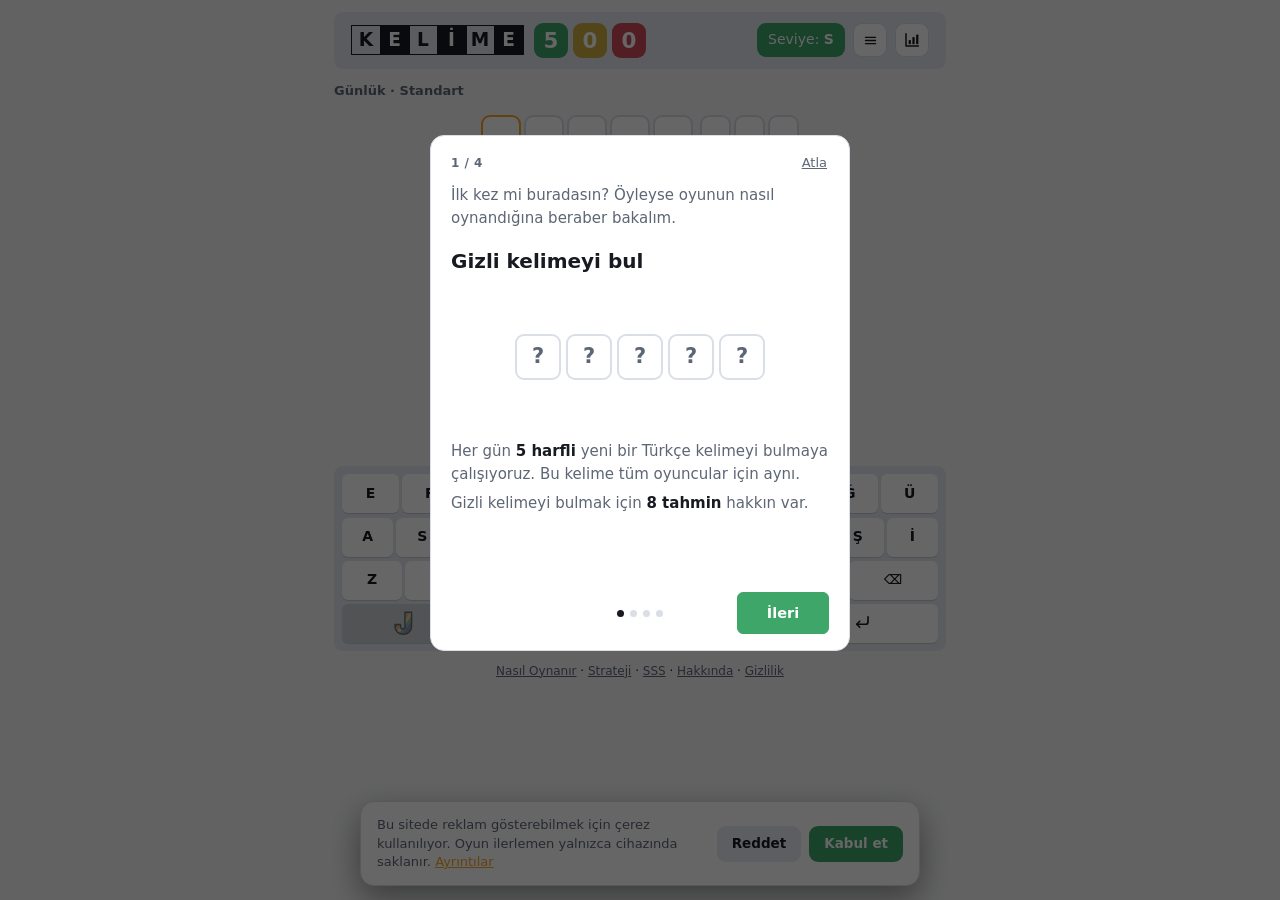
<file: oyna.html>
<!doctype html>
<html lang="tr" data-tema="koyu">
<head>
<meta charset="utf-8">
<meta name="viewport" content="width=device-width, initial-scale=1, maximum-scale=1">
<title>Oyna — Kelime500</title>
<meta name="description" content="Gizli Türkçe kelimeyi 8 hakta bul. Her tahminde kaç harfin doğru yerde, kaç harfin yanlış yerde, kaç harfin kelimede hiç olmadığını öğrenirsin — hangileri olduğunu değil.">
<link rel="canonical" href="https://kelime500.com/oyna">
<link rel="icon" href="assets/favicon.svg?v=160" type="image/svg+xml">
<link rel="apple-touch-icon" href="assets/apple-touch-icon.png?v=160">
<meta name="theme-color" content="#0f1115">
<!-- Sosyal paylasim -->
<meta property="og:url" content="https://kelime500.com/oyna">
<meta property="og:type" content="website">
<meta property="og:site_name" content="Kelime500">
<meta property="og:title" content="Kelime500 — Türkçe kelime bulmacası">
<meta property="og:description" content="Gizli Türkçe kelimeyi 8 hakta bul. Her tahminde kaç harfin doğru yerde, kaç harfin yanlış yerde olduğunu öğrenirsin — hangileri olduğunu değil.">
<meta property="og:image" content="https://kelime500.com/assets/paylasim.png?v=160">
<meta property="og:image:width" content="1200">
<meta property="og:image:height" content="630">
<meta property="og:image:type" content="image/png">
<meta property="og:image:alt" content="Kelime500 — Türkçe kelime bulmacası">
<meta property="og:locale" content="tr_TR">
<meta name="twitter:card" content="summary_large_image">
<meta name="twitter:title" content="Kelime500 — Türkçe kelime bulmacası">
<meta name="twitter:description" content="Gizli Türkçe kelimeyi 8 hakta bul. Her tahminde kaç harfin doğru yerde, kaç harfin yanlış yerde olduğunu öğrenirsin — hangileri olduğunu değil.">
<meta name="twitter:image" content="https://kelime500.com/assets/paylasim.png?v=160">
<link rel="stylesheet" href="assets/styles.css?v=160">

<!-- AdSense. Kod her sayfanin <head> kismindadir - dogrulama ve inceleme
     bunu ariyor. Cerez reddedildiyse kisisellestirilmemis reklam isteniyor;
     karari cerez.js veriyor, burada yalnizca kayitli secim okunuyor. -->
<script>
window.adsbygoogle = window.adsbygoogle || [];
try {
  if (JSON.parse(localStorage.getItem('kelime500.cerez')) === 'ret') {
    window.adsbygoogle.requestNonPersonalizedAds = 1;
  }
} catch (e) { /* depolama kapali - varsayilan davranis */ }
</script>
<script async crossorigin="anonymous"
        src="https://pagead2.googlesyndication.com/pagead/js/adsbygoogle.js?client=ca-pub-5431814536619305"></script>
<script>
/* Tema ilk boyamadan once uygulanir; yoksa sabit yazili koyu tema bir an
   gorunup acik temaya gecerdi. Kayitli bir secim varsa o, yoksa cihazin
   tercihi kullanilir. Ayni mantik src/giris.js ve src/app.js icinde de var. */
(function () {
  var t = null;
  try { t = JSON.parse(localStorage.getItem('kelime500.tema')); } catch (e) { /* yoksay */ }
  if (t !== 'acik' && t !== 'koyu') {
    t = window.matchMedia && matchMedia('(prefers-color-scheme: light)').matches
      ? 'acik' : 'koyu';
  }
  document.documentElement.dataset.tema = t;

  /* Reklam yuvasi onizlemesi: ?reklam=1 ile acilir, ?reklam=0 ile kapanir.
     Sekme oturumu boyunca hatirlanir, boylece sayfalar arasi gezinirken
     kaybolmaz. Ziyaretciler normal adreste bos yuvalari gormez. */
  try {
    if (/[?&]reklam=1/.test(location.search)) {
      sessionStorage.setItem('kelime500.reklamOnizleme', '1');
    } else if (/[?&]reklam=0/.test(location.search)) {
      sessionStorage.removeItem('kelime500.reklamOnizleme');
    }
    if (sessionStorage.getItem('kelime500.reklamOnizleme')) {
      document.documentElement.dataset.reklam = 'onizleme';
    }
  } catch (e) { /* yoksay */ }
}());
</script>
</head>
<body>

<header>
  <a class="logo" href="/" title="Ana Sayfa" aria-label="Kelime500 — Ana Sayfa">
    <span class="logo-kelime" aria-hidden="true"><b>K</b><b>E</b><b>L</b><b>İ</b><b>M</b><b>E</b></span>
    <span class="logo-sayi" aria-hidden="true"><b>5</b><b>0</b><b>0</b></span>
  </a>

  <div class="acilir-sarmal">
    <button class="simge zorluk-dugme" id="zorluk-dugme" type="button"
            aria-haspopup="true" aria-expanded="false"></button>
    <div class="acilir zorluk-menu" id="zorluk-menu" hidden role="menu">
      <button type="button" role="menuitem" data-zorluk="standart">
        <span class="seviye-isaret standart" aria-hidden="true">S</span>
        <span class="seviye-ad">Standart</span>
        <span class="seviye-aciklama">Harf tekrarı yok</span>
      </button>
      <button type="button" role="menuitem" data-zorluk="ileri">
        <span class="seviye-isaret ileri" aria-hidden="true">İ</span>
        <span class="seviye-ad">İleri</span>
        <span class="seviye-aciklama">Her şey serbest!</span>
      </button>
    </div>
  </div>

  <div class="acilir-sarmal">
    <button class="simge" id="menu-dugme" type="button"
            aria-haspopup="true" aria-expanded="false" title="Menü">
      <svg viewBox="0 0 24 24" width="15" height="15" aria-hidden="true"
           fill="none" stroke="currentColor" stroke-width="2.2" stroke-linecap="round">
        <path d="M4 7h16M4 12h16M4 17h16"/>
      </svg>
    </button>
    <div class="acilir" id="ana-menu" hidden role="menu">
      <button type="button" role="menuitem" data-mod="gunluk">Günlük</button>
      <button type="button" role="menuitem" data-mod="serbest">Serbest Mod</button>
      <button type="button" role="menuitem" data-mod="arsiv">Arşiv</button>
      <hr id="menu-ayrac">
      <button type="button" role="menuitem" id="menu-anasayfa">Ana Sayfa</button>
      <button type="button" role="menuitem" id="menu-rehber">Rehber</button>
      <button type="button" role="menuitem" id="menu-tema">Gece/Gündüz</button>
    </div>
  </div>

  <!-- Ana sayfaya logo (ve menudeki "Ana Sayfa") goturur; bu yer istatistige
       ayrildi ki oyuncu serisini ve dagilimini gorsun. -->
  <button class="simge" id="ist-dugme" type="button" title="İstatistik" aria-label="İstatistik">
    <svg viewBox="0 0 24 24" width="18" height="18" aria-hidden="true">
      <path d="M4 3.5V20h16.5" fill="none" stroke="currentColor"
            stroke-width="2" stroke-linecap="round" stroke-linejoin="round"/>
      <rect x="7.5" y="12" width="3" height="5.5" rx="1" fill="currentColor"/>
      <rect x="12.5" y="8" width="3" height="9.5" rx="1" fill="currentColor"/>
      <rect x="17.5" y="4.5" width="3" height="13" rx="1" fill="currentColor"/>
    </svg>
  </button>
</header>

<div class="kontroller" id="kontroller">
  <span class="mod-etiket" id="mod-etiket"></span>
  <!-- Yalnizca Serbest Mod'da gorunur: en sik yapilan hareket menude duruyordu. -->
  <button class="yeni-kelime" id="yeni-kelime" type="button" title="Yeni kelime" hidden>
    <svg viewBox="0 0 24 24" width="13" height="13" aria-hidden="true"
         fill="none" stroke="currentColor" stroke-width="2.2" stroke-linecap="round">
      <path d="M20 11a8 8 0 1 0-.9 4.6"/><path d="M20 5v6h-6"/>
    </svg>
    <span>Yeni kelime</span>
  </button>
  <!-- Yalnizca arsivde gorunur; JS acar. Tarih secici ayri bir satirdaydi ve
       tahtayi asagi kaydiriyordu: artik "Yeni kelime" ile ayni yerde, ayni
       boyutta. Tarih girdisi dugmenin uzerinde saydam duruyor - showPicker
       desteklemeyen tarayicilarda dokunma dogrudan ona gidiyor (JS acar). -->
  <span class="tarih-sec" id="tarih-sec" hidden>
    <button class="yeni-kelime" id="tarih-dugme" type="button" title="Tarih seç">
      <svg viewBox="0 0 24 24" width="13" height="13" aria-hidden="true"
           fill="none" stroke="currentColor" stroke-width="2.2" stroke-linecap="round">
        <rect x="3" y="5" width="18" height="16" rx="2"/>
        <path d="M3 10h18M8 3v4M16 3v4"/>
      </svg>
      <span>Tarih seç</span>
    </button>
    <input type="date" id="tarih" tabindex="-1" aria-label="Tarih seç"
           title="Arşiv: eski günleri oyna">
    <!-- Masaustunde tarayicinin kendi tarih penceresi yerine bu takvim
         aciliyor (JS cizer): yerli pencere siteye hic benzemiyordu ve
         bicimlendirilemiyor. Telefonda yerli secici duruyor. -->
    <div class="acilir takvim" id="tarih-kutu" role="dialog"
         aria-label="Tarih seç" hidden></div>
  </span>
</div>

<p id="hata" hidden></p>

<main>
  <div id="tahta"></div>
  <div id="klavye"></div>
</main>

<aside class="reklam reklam-yan sol" id="reklam-sol" aria-hidden="true"></aside>
<aside class="reklam reklam-yan sag" id="reklam-sag" aria-hidden="true"></aside>
<!-- Alt kusak: her ekran boyutunda ekranin altina sabit. Klavyeyle arasinda
     dokunulamaz bosluk var - bitisik olsaydi gonder tusuna basarken kazayla
     tiklanabilirdi (kaza tiklamalari gecersiz trafik sayilir). -->
<div class="reklam reklam-alt" id="reklam-alt" aria-hidden="true"></div>
<p class="alt-baglanti">
  <a href="nasil-oynanir">Nasıl Oynanır</a> ·
  <a href="strateji">Strateji</a> ·
  <a href="sss">SSS</a> ·
  <a href="hakkinda">Hakkında</a> ·
  <a href="gizlilik">Gizlilik</a>
</p>

<div id="bildirim" role="status" aria-live="polite"></div>



<dialog id="ist-pencere" tabindex="-1">
  <div class="ist-ust">
    <h2>İstatistikler<span id="ist-mod"></span></h2>
    <button class="simge kapat" type="button" title="Kapat">✕</button>
  </div>

  <div class="ist-govde">
    <!-- Oyun bitince en ustte: kac tahminde bilindi, joker kullanildi mi. -->
    <p id="ist-sonuc" class="ist-durum"></p>

    <!-- Oyuncunun iki ayri istatistigi var; oyunun seviyesini degistirmeden
         ikisine de bakabilsin. -->
    <div class="ist-sekme" id="ist-sekme" role="tablist">
      <button type="button" role="tab" data-zorluk="standart">Standart</button>
      <button type="button" role="tab" data-zorluk="ileri">İleri</button>
    </div>

    <div class="ist-seri" id="ist-seri"></div>
    <div class="istatistikler" id="ist-ozet"></div>

    <p class="ist-alt-baslik">Kaç hakta bildin?</p>
    <div class="dagilim" id="ist-dagilim"></div>
    <p class="ist-joker-ozet" id="ist-joker-ozet"></p>

    <!-- Oyun bitti, akis zaten kesildi: reklam icin en uygun an. -->
    <div class="reklam reklam-pencere" id="reklam-istatistik" aria-hidden="true"></div>
  </div>

  <div class="ist-alt">
    <button class="tus genis" id="ist-paylas" type="button">Sonucu kopyala</button>
    <span id="geri-sayim"></span>
  </div>
</dialog>

<script src="src/cerez.js?v=160"></script>
<script src="src/turkish.js?v=160"></script>
<script src="src/engine.js?v=160"></script>
<script src="src/sozluk.js?v=160"></script>
<script src="src/words.js?v=160"></script>
<script src="src/rehber.js?v=160"></script>
<script src="src/app.js?v=160"></script>
</body>
</html>
</file>
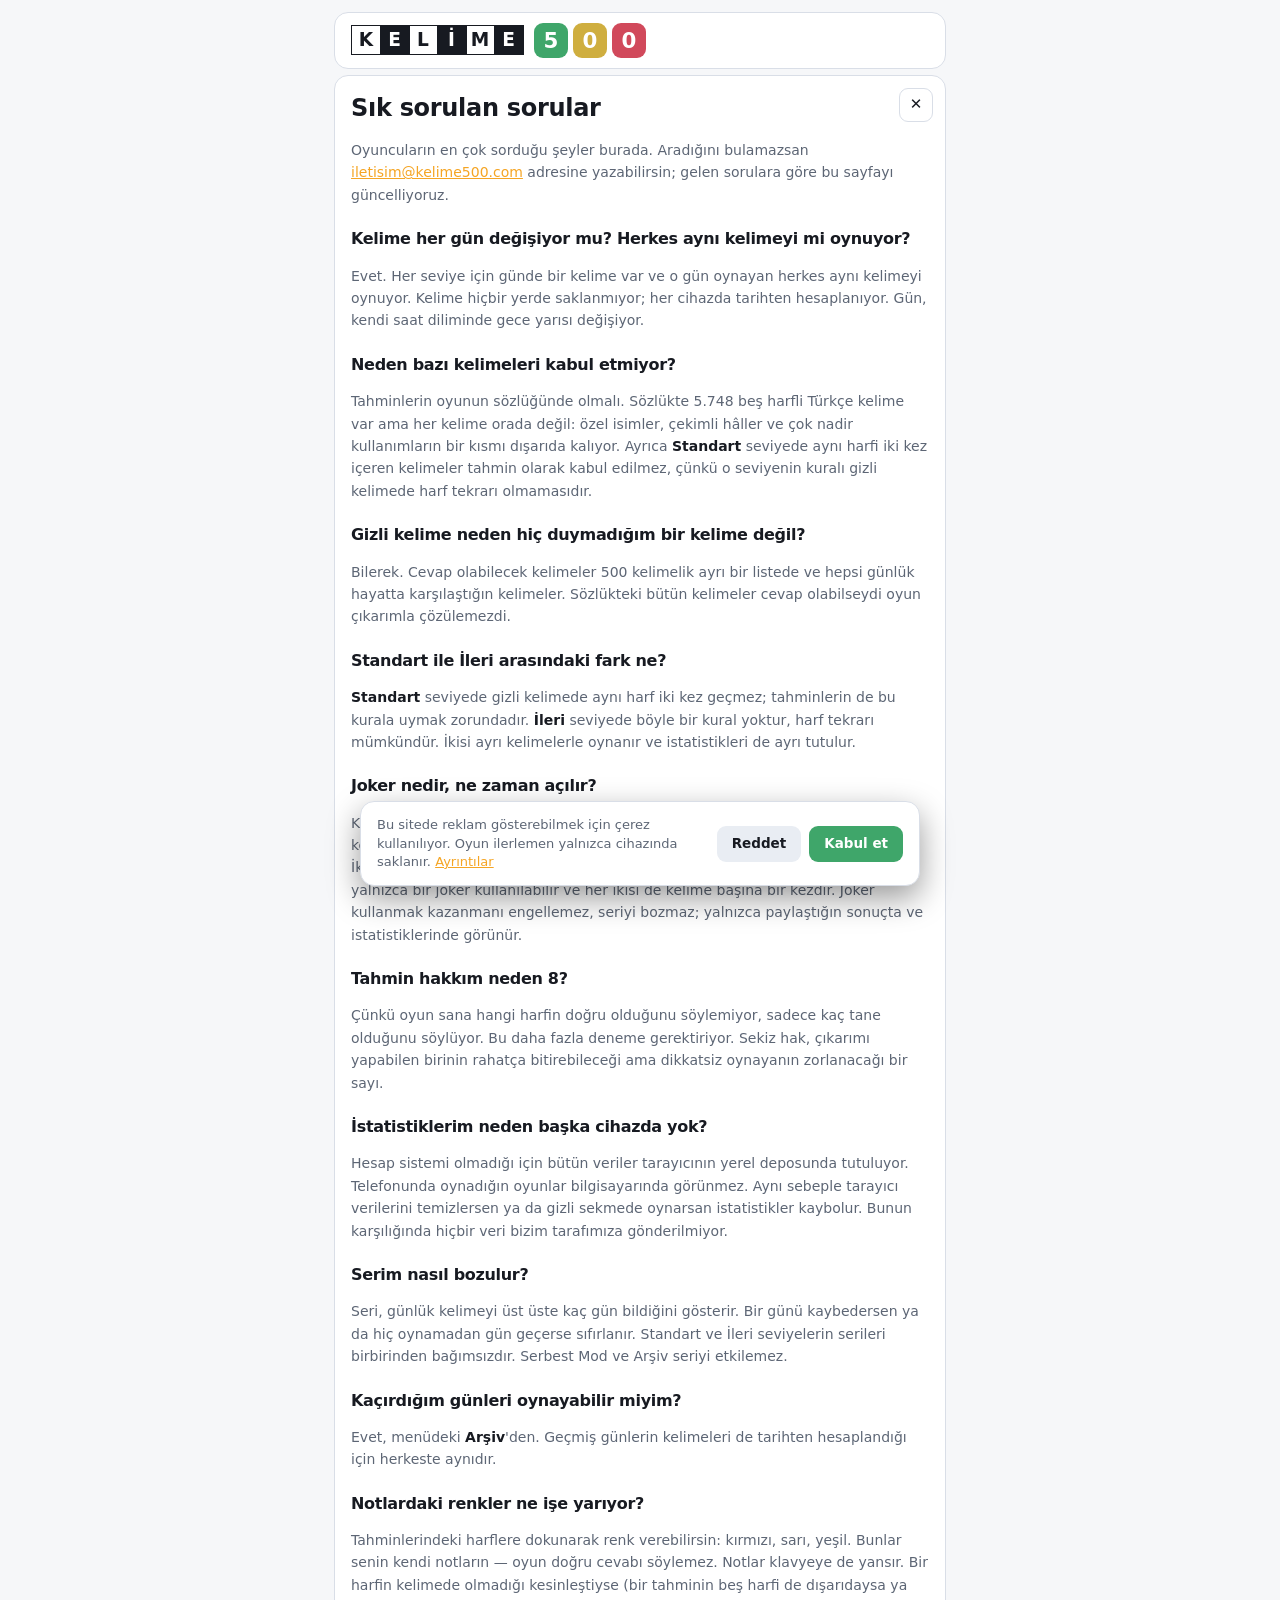
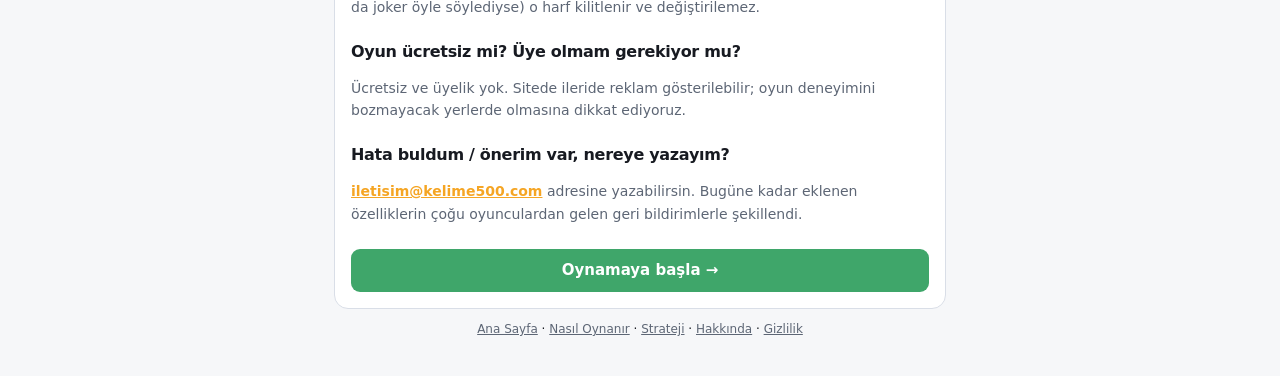
<file: sss.html>
<!doctype html>
<html lang="tr" data-tema="koyu">
<head>
<meta charset="utf-8">
<meta name="viewport" content="width=device-width, initial-scale=1">
<title>Sık Sorulan Sorular — Kelime500</title>
<meta name="description" content="Kelime500 hakkında sık sorulan sorular: günlük kelime, seviyeler, jokerler, istatistikler, seriler ve arşiv.">
<link rel="canonical" href="https://kelime500.com/sss">
<link rel="icon" href="assets/favicon.svg?v=160" type="image/svg+xml">
<meta name="theme-color" content="#0f1115">
<script>
(function () {
  var t = null;
  try { t = JSON.parse(localStorage.getItem('kelime500.tema')); } catch (e) { /* yoksay */ }
  if (t !== 'acik' && t !== 'koyu') {
    t = window.matchMedia && matchMedia('(prefers-color-scheme: light)').matches ? 'acik' : 'koyu';
  }
  document.documentElement.dataset.tema = t;

  /* Reklam yuvasi onizlemesi: ?reklam=1 ile acilir, ?reklam=0 ile kapanir.
     Sekme oturumu boyunca hatirlanir, boylece sayfalar arasi gezinirken
     kaybolmaz. Ziyaretciler normal adreste bos yuvalari gormez. */
  try {
    if (/[?&]reklam=1/.test(location.search)) {
      sessionStorage.setItem('kelime500.reklamOnizleme', '1');
    } else if (/[?&]reklam=0/.test(location.search)) {
      sessionStorage.removeItem('kelime500.reklamOnizleme');
    }
    if (sessionStorage.getItem('kelime500.reklamOnizleme')) {
      document.documentElement.dataset.reklam = 'onizleme';
    }
  } catch (e) { /* yoksay */ }
}());
</script>
<link rel="stylesheet" href="assets/styles.css?v=160">

<!-- AdSense. Kod her sayfanin <head> kismindadir - dogrulama ve inceleme
     bunu ariyor. Cerez reddedildiyse kisisellestirilmemis reklam isteniyor;
     karari cerez.js veriyor, burada yalnizca kayitli secim okunuyor. -->
<script>
window.adsbygoogle = window.adsbygoogle || [];
try {
  if (JSON.parse(localStorage.getItem('kelime500.cerez')) === 'ret') {
    window.adsbygoogle.requestNonPersonalizedAds = 1;
  }
} catch (e) { /* depolama kapali - varsayilan davranis */ }
</script>
<script async crossorigin="anonymous"
        src="https://pagead2.googlesyndication.com/pagead/js/adsbygoogle.js?client=ca-pub-5431814536619305"></script>
</head>
<body class="giris">

<header>
  <div class="marka-kart">
    <a class="logo" href="/" aria-label="Kelime500 ana sayfa">
      <span class="logo-kelime" aria-hidden="true"><b>K</b><b>E</b><b>L</b><b>İ</b><b>M</b><b>E</b></span>
      <span class="logo-sayi" aria-hidden="true"><b>5</b><b>0</b><b>0</b></span>
    </a>
  </div>
</header>

<main class="giris-icerik">
  <section class="kart yazi">
    <button class="simge kapat geri-don" type="button" title="Kapat" aria-label="Kapat">✕</button>
    <h1>Sık sorulan sorular</h1>
    <p>Oyuncuların en çok sorduğu şeyler burada. Aradığını bulamazsan
       <a href="mailto:iletisim@kelime500.com">iletisim@kelime500.com</a> adresine
       yazabilirsin; gelen sorulara göre bu sayfayı güncelliyoruz.</p>

    <h2>Kelime her gün değişiyor mu? Herkes aynı kelimeyi mi oynuyor?</h2>
    <p>Evet. Her seviye için günde bir kelime var ve o gün oynayan herkes aynı
       kelimeyi oynuyor. Kelime hiçbir yerde saklanmıyor; her cihazda tarihten
       hesaplanıyor. Gün, kendi saat diliminde gece yarısı değişiyor.</p>

    <h2>Neden bazı kelimeleri kabul etmiyor?</h2>
    <p>Tahminlerin oyunun sözlüğünde olmalı. Sözlükte 5.748 beş harfli Türkçe
       kelime var ama her kelime orada değil: özel isimler, çekimli hâller ve çok
       nadir kullanımların bir kısmı dışarıda kalıyor. Ayrıca <b>Standart</b>
       seviyede aynı harfi iki kez içeren kelimeler tahmin olarak kabul edilmez,
       çünkü o seviyenin kuralı gizli kelimede harf tekrarı olmamasıdır.</p>

    <h2>Gizli kelime neden hiç duymadığım bir kelime değil?</h2>
    <p>Bilerek. Cevap olabilecek kelimeler 500 kelimelik ayrı bir listede ve hepsi
       günlük hayatta karşılaştığın kelimeler. Sözlükteki bütün kelimeler cevap
       olabilseydi oyun çıkarımla çözülemezdi.</p>

    <h2>Standart ile İleri arasındaki fark ne?</h2>
    <p><b>Standart</b> seviyede gizli kelimede aynı harf iki kez geçmez; tahminlerin
       de bu kurala uymak zorundadır. <b>İleri</b> seviyede böyle bir kural yoktur,
       harf tekrarı mümkündür. İkisi ayrı kelimelerle oynanır ve istatistikleri de
       ayrı tutulur.</p>

    <h2>Joker nedir, ne zaman açılır?</h2>
    <p>Klavyenin sol altındaki <b>J</b> tuşu jokerleri açar. İki tane var: biri
       seçtiğin harfin kelimede olup olmadığını söyler, diğeri seçtiğin kutunun
       gerçek rengini gösterir. İkisi de birkaç tahminden sonra açılır (İleri
       seviyede bir tur daha geç), her turda yalnızca bir joker kullanılabilir ve
       her ikisi de kelime başına bir kezdir. Joker kullanmak kazanmanı engellemez,
       seriyi bozmaz; yalnızca paylaştığın sonuçta ve istatistiklerinde görünür.</p>

    <h2>Tahmin hakkım neden 8?</h2>
    <p>Çünkü oyun sana hangi harfin doğru olduğunu söylemiyor, sadece kaç tane
       olduğunu söylüyor. Bu daha fazla deneme gerektiriyor. Sekiz hak, çıkarımı
       yapabilen birinin rahatça bitirebileceği ama dikkatsiz oynayanın
       zorlanacağı bir sayı.</p>

    <h2>İstatistiklerim neden başka cihazda yok?</h2>
    <p>Hesap sistemi olmadığı için bütün veriler tarayıcının yerel deposunda
       tutuluyor. Telefonunda oynadığın oyunlar bilgisayarında görünmez. Aynı
       sebeple tarayıcı verilerini temizlersen ya da gizli sekmede oynarsan
       istatistikler kaybolur. Bunun karşılığında hiçbir veri bizim tarafımıza
       gönderilmiyor.</p>

    <h2>Serim nasıl bozulur?</h2>
    <p>Seri, günlük kelimeyi üst üste kaç gün bildiğini gösterir. Bir günü
       kaybedersen ya da hiç oynamadan gün geçerse sıfırlanır. Standart ve İleri
       seviyelerin serileri birbirinden bağımsızdır. Serbest Mod ve Arşiv seriyi
       etkilemez.</p>

    <h2>Kaçırdığım günleri oynayabilir miyim?</h2>
    <p>Evet, menüdeki <b>Arşiv</b>'den. Geçmiş günlerin kelimeleri de tarihten
       hesaplandığı için herkeste aynıdır.</p>

    <h2>Notlardaki renkler ne işe yarıyor?</h2>
    <p>Tahminlerindeki harflere dokunarak renk verebilirsin: kırmızı, sarı, yeşil.
       Bunlar senin kendi notların — oyun doğru cevabı söylemez. Notlar klavyeye
       de yansır. Bir harfin kelimede olmadığı kesinleştiyse (bir tahminin beş
       harfi de dışarıdaysa ya da joker öyle söylediyse) o harf kilitlenir ve
       değiştirilemez.</p>

    <h2>Oyun ücretsiz mi? Üye olmam gerekiyor mu?</h2>
    <p>Ücretsiz ve üyelik yok. Sitede ileride reklam gösterilebilir; oyun
       deneyimini bozmayacak yerlerde olmasına dikkat ediyoruz.</p>

    <h2>Hata buldum / önerim var, nereye yazayım?</h2>
    <p><b><a href="mailto:iletisim@kelime500.com">iletisim@kelime500.com</a></b>
       adresine yazabilirsin. Bugüne kadar eklenen özelliklerin çoğu oyunculardan
       gelen geri bildirimlerle şekillendi.</p>

    <a class="kart-dugme yesil" href="oyna">Oynamaya başla →</a>
  </section>
</main>

<p class="alt-baglanti">
  <a href="/">Ana Sayfa</a> ·
  <a href="nasil-oynanir">Nasıl Oynanır</a> ·
  <a href="strateji">Strateji</a> ·
  <a href="hakkinda">Hakkında</a> ·
  <a href="gizlilik">Gizlilik</a>
</p>

<script>
/* Kapatma ve "Oynamaya basla": ziyaretci nereden geldiyse oraya doner.
   Site disindan ya da dogrudan gelindiyse ana sayfaya gider. */
(function () {
  function don() {
    var r = document.referrer;
    if (r && r.indexOf(location.origin) === 0 && history.length > 1) { history.back(); }
    else { location.href = '/'; }
  }
  Array.prototype.forEach.call(document.querySelectorAll('.geri-don'), function (d) {
    d.addEventListener('click', don);
  });
}());
</script>
<script src="src/cerez.js?v=160"></script>
</body>
</html>
</file>
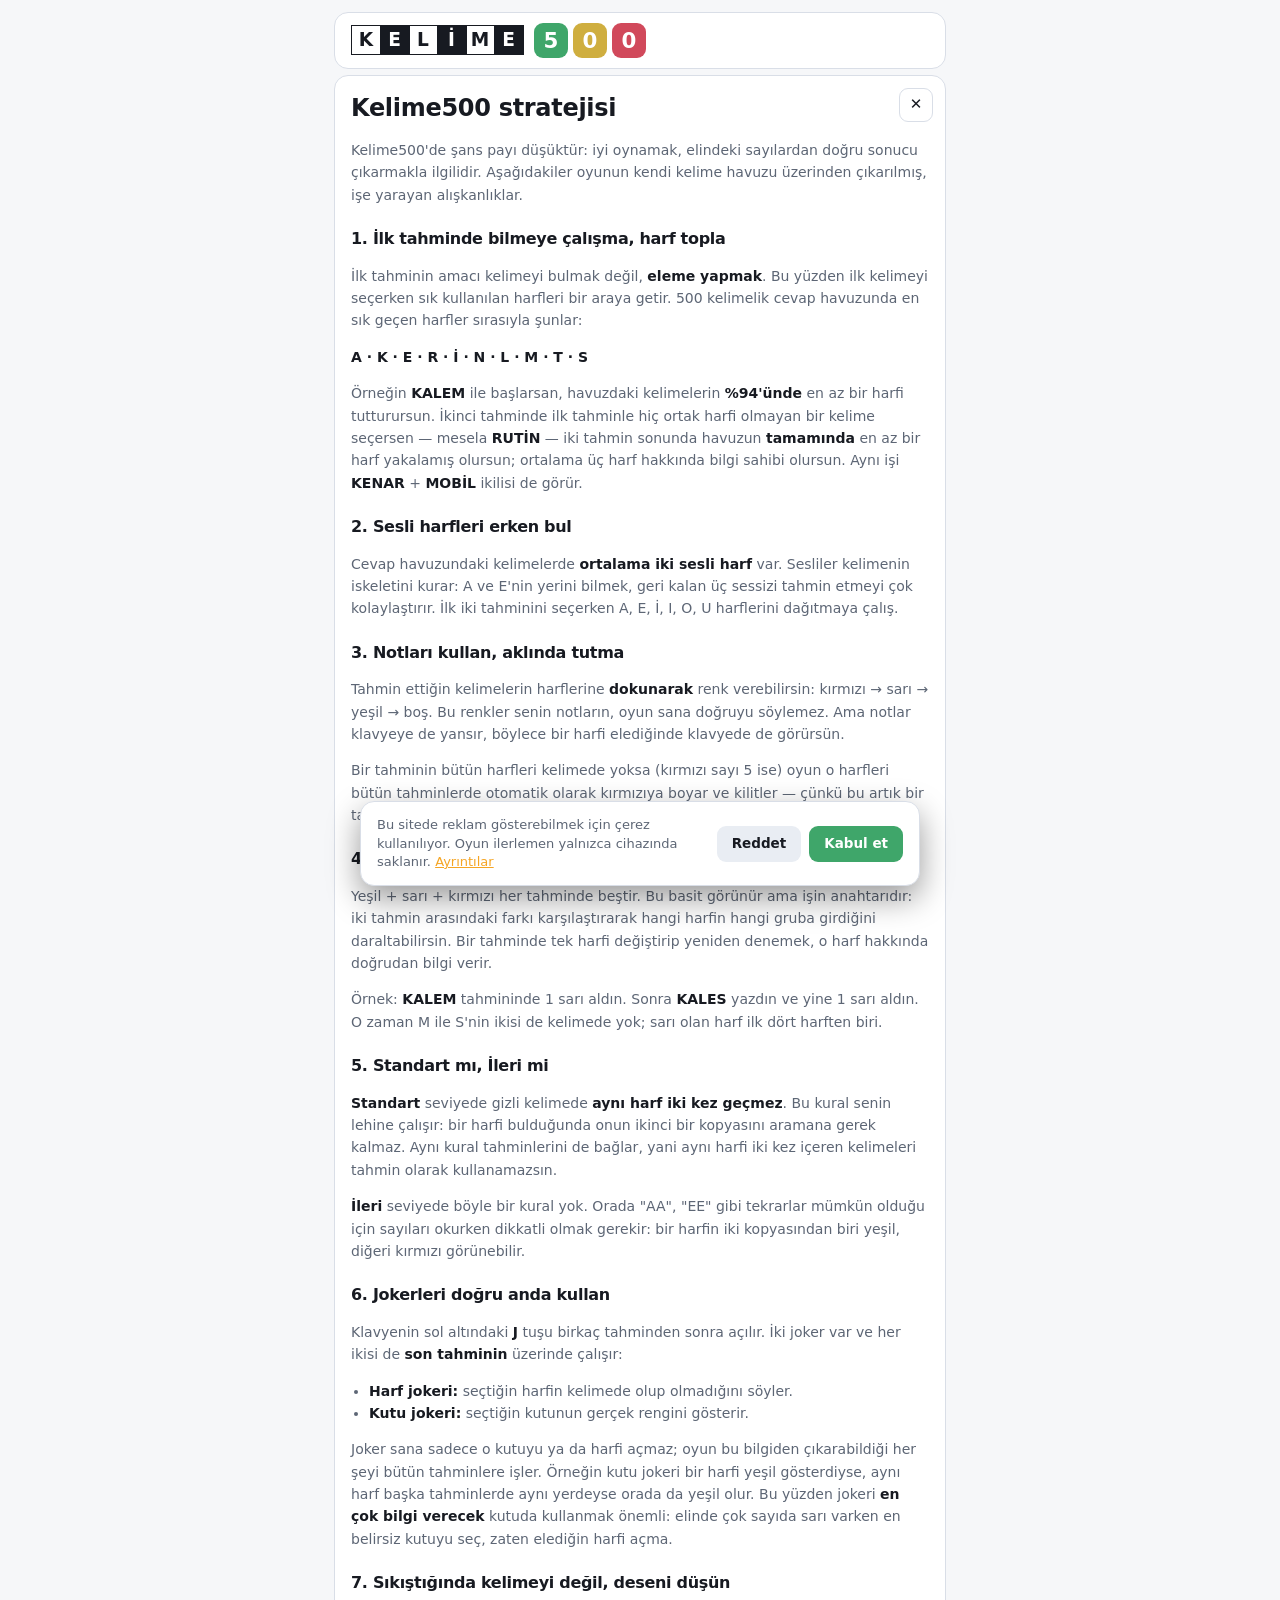
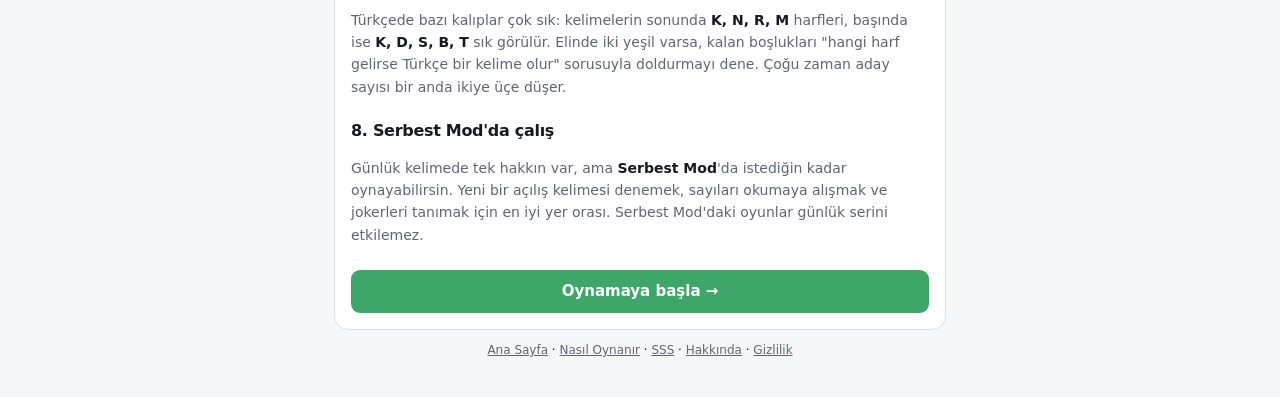
<file: strateji.html>
<!doctype html>
<html lang="tr" data-tema="koyu">
<head>
<meta charset="utf-8">
<meta name="viewport" content="width=device-width, initial-scale=1">
<title>Strateji — Kelime500</title>
<meta name="description" content="Kelime500'de daha az tahminde bilmek için: açılış kelimesi seçimi, sesli harfler, not alma, jokerleri doğru anda kullanma.">
<link rel="canonical" href="https://kelime500.com/strateji">
<link rel="icon" href="assets/favicon.svg?v=160" type="image/svg+xml">
<meta name="theme-color" content="#0f1115">
<script>
(function () {
  var t = null;
  try { t = JSON.parse(localStorage.getItem('kelime500.tema')); } catch (e) { /* yoksay */ }
  if (t !== 'acik' && t !== 'koyu') {
    t = window.matchMedia && matchMedia('(prefers-color-scheme: light)').matches ? 'acik' : 'koyu';
  }
  document.documentElement.dataset.tema = t;

  /* Reklam yuvasi onizlemesi: ?reklam=1 ile acilir, ?reklam=0 ile kapanir.
     Sekme oturumu boyunca hatirlanir, boylece sayfalar arasi gezinirken
     kaybolmaz. Ziyaretciler normal adreste bos yuvalari gormez. */
  try {
    if (/[?&]reklam=1/.test(location.search)) {
      sessionStorage.setItem('kelime500.reklamOnizleme', '1');
    } else if (/[?&]reklam=0/.test(location.search)) {
      sessionStorage.removeItem('kelime500.reklamOnizleme');
    }
    if (sessionStorage.getItem('kelime500.reklamOnizleme')) {
      document.documentElement.dataset.reklam = 'onizleme';
    }
  } catch (e) { /* yoksay */ }
}());
</script>
<link rel="stylesheet" href="assets/styles.css?v=160">

<!-- AdSense. Kod her sayfanin <head> kismindadir - dogrulama ve inceleme
     bunu ariyor. Cerez reddedildiyse kisisellestirilmemis reklam isteniyor;
     karari cerez.js veriyor, burada yalnizca kayitli secim okunuyor. -->
<script>
window.adsbygoogle = window.adsbygoogle || [];
try {
  if (JSON.parse(localStorage.getItem('kelime500.cerez')) === 'ret') {
    window.adsbygoogle.requestNonPersonalizedAds = 1;
  }
} catch (e) { /* depolama kapali - varsayilan davranis */ }
</script>
<script async crossorigin="anonymous"
        src="https://pagead2.googlesyndication.com/pagead/js/adsbygoogle.js?client=ca-pub-5431814536619305"></script>
</head>
<body class="giris">

<header>
  <div class="marka-kart">
    <a class="logo" href="/" aria-label="Kelime500 ana sayfa">
      <span class="logo-kelime" aria-hidden="true"><b>K</b><b>E</b><b>L</b><b>İ</b><b>M</b><b>E</b></span>
      <span class="logo-sayi" aria-hidden="true"><b>5</b><b>0</b><b>0</b></span>
    </a>
  </div>
</header>

<main class="giris-icerik">
  <section class="kart yazi">
    <button class="simge kapat geri-don" type="button" title="Kapat" aria-label="Kapat">✕</button>
    <h1>Kelime500 stratejisi</h1>
    <p>Kelime500'de şans payı düşüktür: iyi oynamak, elindeki sayılardan doğru
       sonucu çıkarmakla ilgilidir. Aşağıdakiler oyunun kendi kelime havuzu
       üzerinden çıkarılmış, işe yarayan alışkanlıklar.</p>

    <h2>1. İlk tahminde bilmeye çalışma, harf topla</h2>
    <p>İlk tahminin amacı kelimeyi bulmak değil, <b>eleme yapmak</b>. Bu yüzden
       ilk kelimeyi seçerken sık kullanılan harfleri bir araya getir. 500 kelimelik
       cevap havuzunda en sık geçen harfler sırasıyla şunlar:</p>
    <p><b>A · K · E · R · İ · N · L · M · T · S</b></p>
    <p>Örneğin <b>KALEM</b> ile başlarsan, havuzdaki kelimelerin <b>%94'ünde</b> en
       az bir harfi tutturursun. İkinci tahminde ilk tahminle hiç ortak harfi
       olmayan bir kelime seçersen — mesela <b>RUTİN</b> — iki tahmin sonunda
       havuzun <b>tamamında</b> en az bir harf yakalamış olursun; ortalama üç harf
       hakkında bilgi sahibi olursun. Aynı işi <b>KENAR</b> + <b>MOBİL</b> ikilisi
       de görür.</p>

    <h2>2. Sesli harfleri erken bul</h2>
    <p>Cevap havuzundaki kelimelerde <b>ortalama iki sesli harf</b> var. Sesliler
       kelimenin iskeletini kurar: A ve E'nin yerini bilmek, geri kalan üç sessizi
       tahmin etmeyi çok kolaylaştırır. İlk iki tahminini seçerken A, E, İ, I, O, U
       harflerini dağıtmaya çalış.</p>

    <h2>3. Notları kullan, aklında tutma</h2>
    <p>Tahmin ettiğin kelimelerin harflerine <b>dokunarak</b> renk verebilirsin:
       kırmızı → sarı → yeşil → boş. Bu renkler senin notların, oyun sana doğruyu
       söylemez. Ama notlar klavyeye de yansır, böylece bir harfi elediğinde
       klavyede de görürsün.</p>
    <p>Bir tahminin bütün harfleri kelimede yoksa (kırmızı sayı 5 ise) oyun o
       harfleri bütün tahminlerde otomatik olarak kırmızıya boyar ve kilitler —
       çünkü bu artık bir tahmin değil, <b>kesin bilgidir</b>.</p>

    <h2>4. Sayıların toplamı her zaman 5</h2>
    <p>Yeşil + sarı + kırmızı her tahminde beştir. Bu basit görünür ama işin
       anahtarıdır: iki tahmin arasındaki farkı karşılaştırarak hangi harfin
       hangi gruba girdiğini daraltabilirsin. Bir tahminde tek harfi değiştirip
       yeniden denemek, o harf hakkında doğrudan bilgi verir.</p>
    <p>Örnek: <b>KALEM</b> tahmininde 1 sarı aldın. Sonra <b>KALES</b> yazdın ve yine
       1 sarı aldın. O zaman M ile S'nin ikisi de kelimede yok; sarı olan harf ilk
       dört harften biri.</p>

    <h2>5. Standart mı, İleri mi</h2>
    <p><b>Standart</b> seviyede gizli kelimede <b>aynı harf iki kez geçmez</b>. Bu
       kural senin lehine çalışır: bir harfi bulduğunda onun ikinci bir kopyasını
       aramana gerek kalmaz. Aynı kural tahminlerini de bağlar, yani aynı harfi iki
       kez içeren kelimeleri tahmin olarak kullanamazsın.</p>
    <p><b>İleri</b> seviyede böyle bir kural yok. Orada "AA", "EE" gibi tekrarlar
       mümkün olduğu için sayıları okurken dikkatli olmak gerekir: bir harfin iki
       kopyasından biri yeşil, diğeri kırmızı görünebilir.</p>

    <h2>6. Jokerleri doğru anda kullan</h2>
    <p>Klavyenin sol altındaki <b>J</b> tuşu birkaç tahminden sonra açılır. İki
       joker var ve her ikisi de <b>son tahminin</b> üzerinde çalışır:</p>
    <ul>
      <li><b>Harf jokeri:</b> seçtiğin harfin kelimede olup olmadığını söyler.</li>
      <li><b>Kutu jokeri:</b> seçtiğin kutunun gerçek rengini gösterir.</li>
    </ul>
    <p>Joker sana sadece o kutuyu ya da harfi açmaz; oyun bu bilgiden çıkarabildiği
       her şeyi bütün tahminlere işler. Örneğin kutu jokeri bir harfi yeşil
       gösterdiyse, aynı harf başka tahminlerde aynı yerdeyse orada da yeşil olur.
       Bu yüzden jokeri <b>en çok bilgi verecek</b> kutuda kullanmak önemli: elinde
       çok sayıda sarı varken en belirsiz kutuyu seç, zaten elediğin harfi açma.</p>

    <h2>7. Sıkıştığında kelimeyi değil, deseni düşün</h2>
    <p>Türkçede bazı kalıplar çok sık: kelimelerin sonunda <b>K, N, R, M</b>
       harfleri, başında ise <b>K, D, S, B, T</b> sık görülür. Elinde iki yeşil
       varsa, kalan boşlukları "hangi harf gelirse Türkçe bir kelime olur"
       sorusuyla doldurmayı dene. Çoğu zaman aday sayısı bir anda ikiye üçe
       düşer.</p>

    <h2>8. Serbest Mod'da çalış</h2>
    <p>Günlük kelimede tek hakkın var, ama <b>Serbest Mod</b>'da istediğin kadar
       oynayabilirsin. Yeni bir açılış kelimesi denemek, sayıları okumaya alışmak
       ve jokerleri tanımak için en iyi yer orası. Serbest Mod'daki oyunlar günlük
       serini etkilemez.</p>

    <a class="kart-dugme yesil" href="oyna">Oynamaya başla →</a>
  </section>
</main>

<p class="alt-baglanti">
  <a href="/">Ana Sayfa</a> ·
  <a href="nasil-oynanir">Nasıl Oynanır</a> ·
  <a href="sss">SSS</a> ·
  <a href="hakkinda">Hakkında</a> ·
  <a href="gizlilik">Gizlilik</a>
</p>

<script>
/* Kapatma ve "Oynamaya basla": ziyaretci nereden geldiyse oraya doner.
   Site disindan ya da dogrudan gelindiyse ana sayfaya gider. */
(function () {
  function don() {
    var r = document.referrer;
    if (r && r.indexOf(location.origin) === 0 && history.length > 1) { history.back(); }
    else { location.href = '/'; }
  }
  Array.prototype.forEach.call(document.querySelectorAll('.geri-don'), function (d) {
    d.addEventListener('click', don);
  });
}());
</script>
<script src="src/cerez.js?v=160"></script>
</body>
</html>
</file>
<file: assets/styles.css>
:root {
  --bg: #0f1115;
  --bg-yuksek: #171a21;
  --tus-bg: #262b35;
  --cizgi: #2a2f3a;
  --metin: #e8eaf0;
  --soluk: #9aa3b2;
  --vurgu: #f5a524;
  --yesil: #3fa66a;
  --sari: #cfae3f;
  --kirmizi: #d1495b;
  --gri: #4a5160;
  --yuvarlak: 9px;
  --gecis: 120ms ease;
  /* Sabit alt reklam kusagi. Mobilde 320x50, masaustunde 728x90 olcusune gore. */
  --reklam-alt-boy: 60px;
  --tema-sure: 320ms;    /* acik<->koyu gecis suresi - src/*.js TEMA_SURE ile ayni */
  --kart-sure: 460ms;   /* kart cevirme suresi - src/app.js KART_SURE ile ayni */

  --bosluk: clamp(4px, 0.8vh, 7px);
  /* Yardim penceresindeki ornek rozetler icin varsayilan olcu.
     Tahtadaki gercek kutu boyu #tahta icinde satir genisliginden cozuluyor. */
  --kutu: clamp(30px, min(11vw, 5.6vh), 52px);

  /* Daha once denenmis harf: koyu temada karartilir, acik temada grilestirilir.
     Koyu temada %45 karartma tusu klavye kutusunun rengine (--serit)
     esitliyordu, tusun kenari kayboluyordu; karartma azaltildi, soluklugu
     artik harfin rengi de tasiyor (.tus.kullanilmis). */
  --tus-kullanilmis: color-mix(in srgb, var(--tus-bg) 72%, #000 28%);

  /* Oyun sayfasinda baslik ve klavyenin arkasindaki tam genislik serit.
     Dugme renginden (--bg-yuksek) bir-iki ton koyu. */
  --serit: #13161c;

  /* --- OYUN OLCULERI: MOBIL ---
     Oyun sayfasindaki tahta ve klavyenin boyutlari. Buradaki degerler mobil
     (760px'ten dar ekran) icindir; web degerleri hemen asagidaki @media
     blogunda ayrica tanimli. Birini degistirmek digerine dokunmaz.
     Kutu boyu ekrana gore esner: genislikten ve yukseklikten ayri ayri
     hesaplanir, kucuk olan alinir, en-kucuk/en-buyuk arasina sikistirilir,
     sonra olcekle carpilir. */
  --oyun-genislik: 480px;     /* tahta + klavye alaninin en genis hali */
  --kutu-en-kucuk: 28px;
  --kutu-en-buyuk: 52px;
  --kutu-dikey-pay: 0.056;    /* ekran yuksekliginin kutu basina dusen payi */
  --tahta-olcek: 0.8;
  --tus-en-kucuk: 34px;       /* klavye tus yuksekligi */
  --tus-dikey-pay: 5.4vh;
  --tus-en-buyuk: 48px;
  --tus-olcek: 0.96;          /* 0.8'den %20 buyutuldu */
  --tus-yazi: 14px;
  --tus-genis-yazi: 13px;     /* ENTER ve silme tuslari */
  --tus-aralik: 3px;          /* ayni satirdaki tuslar arasi */
  --klavye-aralik: 0.75;      /* tus satirlari arasi bosluk carpani (1 = ilk hali) */
  /* Tus yuksekligi: hem .tus hem de klavyenin bos haldeki yuksekligi bunu
     kullanir (asagida #klavye min-height). */
  --tus-boy: calc(clamp(var(--tus-en-kucuk), var(--tus-dikey-pay), var(--tus-en-buyuk))
                  * var(--tus-olcek));
  --kutu-en-carpan: 1.524;    /* harf kutusu genisligi (1 = ilk hali) */
  --rozet-en-carpan: 1.8;     /* rozet genisligi (1 = ilk hali) */
  --kutu-boy-carpan: 1.287;   /* harf kutusu ve rozet yuksekligi (1 = ilk hali) */
  --tahta-aralik: 0.4375;     /* kutular arasi bosluk carpani (1 = ilk hali) */
  --kare-olcek: 0.94;         /* kare harf kutusunun olcegi (asagiya bkz. --kare) */
}

/* --- OYUN OLCULERI: WEB (760px ve genis) ---
   Web'e ozel tasarim buradan ayarlanir; su an mobil ile ayni degerler. */
@media (min-width: 760px) {
  :root {
    /* Web turu (24 Eylul): genis ekranda oyun dar bir sutunda kaliyor,
       altta olu bosluk oluyordu. Sutun genisletildi, kutular ve tuslar
       dikey alani daha cok kullaniyor. */
    --oyun-genislik: 640px;   /* giris sayfasindaki kartlarla ayni */
    --kutu-en-kucuk: 28px;
    --kutu-en-buyuk: 60px;
    --kutu-dikey-pay: 0.062;
    --tahta-olcek: 0.86;
    --tus-en-kucuk: 34px;
    --tus-dikey-pay: 5.6vh;
    --tus-en-buyuk: 52px;
    --tus-olcek: 0.96;
    --tus-yazi: 14px;
    --tus-genis-yazi: 13px;
    --tus-aralik: 3px;
    --klavye-aralik: 0.75;
    --kutu-en-carpan: 1.524;
    --rozet-en-carpan: 1.8;
    --kutu-boy-carpan: 1.287;
    --tahta-aralik: 0.4375;
    --kare-olcek: 0.94;
  }
}


:root[data-tema="acik"] {
  --bg: #f6f7f9;
  --bg-yuksek: #ffffff;
  --tus-bg: #e9edf3;
  --cizgi: #d9dee7;
  --metin: #171a21;
  --soluk: #5d6675;
  --gri: #b3bac6;
  /* Acik temada karartma tusu orta griye cevirip bozuk gosteriyordu;
     bunun yerine hafifce grilestiriliyor. */
  --tus-kullanilmis: color-mix(in srgb, var(--tus-bg) 70%, var(--soluk) 30%);
  --serit: #e4e8ee;
}

* { box-sizing: border-box; }

/* hidden ozniteligi her zaman gizlesin. Tarayicinin "[hidden]{display:none}"
   kurali cok zayif; ogeye sinif uzerinden display verildiginde (ornegin
   ".acilir button { display: flex }") eziliyor ve oge gizlenmiyordu. */
[hidden] { display: none !important; }

/* Asagi cekip yenileme (pull-to-refresh) kapali: oyun oynarken parmagi asagi
   kaydirmak kazara sayfayi yenileyebiliyor.
   NOT: iOS Safari'de denendi, orada yenileme hareketi yine de calisiyor ve
   bu sirada tarayici butun goruntu alanini surukledigi icin sabit reklam
   kusagi gecici olarak ekrandan tasiyor. Kullanici bunu sorun gormedi,
   ustune gidilmedi. Kural yine de duruyor - Chrome/Android gibi tarayicilarda
   kazara yenilemeyi engelliyor ve normal kaydirmayi etkilemiyor. */
html { overscroll-behavior-y: contain; }

body {
  margin: 0;
  min-height: 100dvh;
  overscroll-behavior-y: contain;
  background: var(--bg);
  color: var(--metin);
  font: 16px/1.4 "Inter", "Segoe UI", system-ui, -apple-system, sans-serif;
  display: flex;
  flex-direction: column;
  align-items: center;
  /* Hizli arka arkaya dokunuslar (ozellikle silme tusu) cift dokunus sayilip
     sayfayi yakinlastirmasin. Parmakla acip kapatarak yakinlastirma calismaya devam eder. */
  touch-action: manipulation;
  -webkit-text-size-adjust: 100%;
}

button {
  font: inherit; color: inherit; cursor: pointer;
  touch-action: manipulation;
  -webkit-tap-highlight-color: transparent;   /* dokununca gri parlama olmasin */
  -webkit-touch-callout: none;                /* basili tutunca buyutec/menu cikmasin */
  user-select: none;                          /* hizli dokunusta harf secilmesin */
}

/* Tiklayinca/dokununca cerceve cikmasin; yalnizca Tab ile gezinen gorsun. */
:focus { outline: none; }
:focus-visible { outline: 2px solid var(--vurgu); outline-offset: 2px; }

/* --- tema gecisi ---
   Sayfanin tamami tek parca capraz-gecis yapar (View Transitions).
   Onceki yontem her ogeye ayri renk gecisi veriyordu; rengini kalitimla alan
   yazilar (kart basliklari gibi) hem govdenin gecisini takip edip hem kendi
   gecislerini uyguladigi icin geride kaliyordu. Tek snapshot gecisinde
   butun pikseller ayni hizda doner. Destegi olmayan tarayicida ani gecis. */
::view-transition-old(root),
::view-transition-new(root) {
  animation-duration: var(--tema-sure);
  animation-timing-function: ease;
}
@media (prefers-reduced-motion: reduce) {
  ::view-transition-old(root),
  ::view-transition-new(root) { animation: none; }
}

/* --- üst bar --- */
header, .kontroller, main { width: 100%; max-width: 480px; padding-inline: 14px; }
body:not(.giris) :is(header, .kontroller, main) { max-width: var(--oyun-genislik); }

/* Oyun sayfasi: main artan dikey alani yutar. Tahta yukarida, kontrollerin
   hemen altinda kalir; klavye asagi itilir (telefonda basparmaga daha yakin).
   Boylece altta olu bosluk kalmaz. (Giris sayfasinin kendi izgarasi var.) */
body:not(.giris) main {
  /* Buyumez: artan dikey alan reklam yuvasinin ALTINDA kalsin. Buyuseydi
     bosluk klavye ile reklam arasina gider, reklam da ekranin dibine
     dusup gorunmez olurdu. */
  flex: 0 0 auto;
  display: flex; flex-direction: column;
  container-type: inline-size;   /* kutu boyu bu genislikten hesaplanir */
}

header {
  padding-top: 12px;
  display: flex; align-items: center; gap: 8px;
}

/* --- marka --- */

/* --- kutucuklu logo (giris sayfasi) ---
   KELIME: cengel bulmaca izgarasi - koseli, bitisik, kenarlari paylasan
   kutucuklar; bir bolumu dolu.
   500: oyundaki puan rozetleri - yuvarlak koseli, arali, yesil/sari/kirmizi.
   Iki farkli bicim bilerek: biri tek parca bir yapi, digeri uc ayri okuma. */
.logo {
  display: flex; align-items: center; gap: calc(var(--logo-kutu) * 0.34);
  --logo-kutu: 30px;                                   /* KELIME kutucugu */
  --logo-sayi: calc(var(--logo-kutu) * 1.15);          /* 500 %15 daha buyuk */
  text-decoration: none; color: inherit;
  margin-right: auto;
}
.logo b {
  display: grid; place-items: center;
  width: var(--logo-kutu); height: var(--logo-kutu);
  font-size: calc(var(--logo-kutu) * 0.62);
  font-weight: 800; line-height: 1;
  letter-spacing: 0;
}

/* cengel bulmaca izgarasi: kutucuklar kenar paylassin diye 1px bindiriliyor */
.logo-kelime { display: flex; }
.logo-kelime b {
  border: 1.5px solid var(--metin);
  margin-left: -1.5px;
  color: var(--metin);
  background: transparent;
}
.logo-kelime b:first-child { margin-left: 0; }
/* donusumlu dolu kutular: izgaraya ritim verir */
.logo-kelime b:nth-child(even) {
  background: var(--metin);
  color: var(--bg-yuksek);
}

/* puan rozetleri */
.logo-sayi { display: flex; gap: calc(var(--logo-kutu) * 0.15); }
.logo-sayi b {
  width: var(--logo-sayi); height: var(--logo-sayi);
  font-size: calc(var(--logo-sayi) * 0.62);
  border-radius: calc(var(--logo-sayi) * 0.26);
  color: #fff;                       /* uc rakam da beyaz */
}
.logo-sayi b:nth-child(1) { background: var(--yesil); }
.logo-sayi b:nth-child(2) { background: var(--sari); }
.logo-sayi b:nth-child(3) { background: var(--kirmizi); }

.simge {
  width: 34px; height: 34px;
  color: inherit; text-decoration: none;   /* <a> olan geri tusu mavi cikmasin */
  display: grid; place-items: center;
  background: var(--bg-yuksek);
  border: 1px solid var(--cizgi);
  border-radius: var(--yuvarlak);
  font-size: 15px;
  transition: border-color var(--gecis);
}
@media (hover: hover) { .simge:hover { border-color: var(--vurgu); } }

.kontroller { display: flex; gap: 6px; align-items: center; margin-top: 8px; }
/* Istatistik penceresi kapatilinca dogru cevap burada ortada durur. */
.kontroller.cevap-modu { justify-content: center; }
.kontroller.cevap-modu .mod-etiket {
  /* Yazi boyu mod/seviye yazisiyla ayni (13px): buyuk olunca satir uzuyor,
     oyun bitince tahta asagi kayiyordu. */
  flex: 0 0 auto; text-align: center;
}
.kontroller.cevap-modu .mod-etiket b { color: var(--yesil); }

.sekmeler {
  display: flex; gap: 3px; padding: 3px;
  background: var(--bg-yuksek);
  border: 1px solid var(--cizgi);
  border-radius: var(--yuvarlak);
}
.sekme {
  border: 0; background: transparent;
  padding: 5px 12px; border-radius: 6px;
  font-size: 13px; font-weight: 600; color: var(--soluk);
}
.sekme[aria-selected="true"] { background: var(--vurgu); color: #17181c; }

select, input[type="date"] {
  font: inherit; font-size: 13px;
  background: var(--bg-yuksek); color: var(--metin);
  border: 1px solid var(--cizgi); border-radius: var(--yuvarlak);
  padding: 6px 8px; min-width: 0; flex: 1 1 auto;
}
/* iOS, 16px'ten kucuk yazili bir alana dokunuldugunda sayfayi kendiliginden
   yakinlastiriyor; dokunmatikte yazi buyutulerek bu engellenir. */
@media (pointer: coarse) {
  select, input[type="date"] { font-size: 16px; }
}

/* --- tahta --- */
.durum {
  display: flex; justify-content: space-between; align-items: baseline;
  font-size: 12px; color: var(--soluk); margin: 8px 2px 6px;
}
.durum b { color: var(--metin); }

/* Bir satirin genisligi: 0.42 (↺) + 5 (harf kutusu) + 3 x 0.66 (rozet) = 7.4 kutu,
   aralarinda 8 bosluk, rozetlerden once 4px. Kutu boyu bu denklemden cozuluyor;
   boylece satir hicbir ekran genisliginde tasmaz. Ayrica 5.6vh ile sinirli ki
   tahta + klavye dikeyde de sigsin. */
#tahta {
  display: grid; gap: calc(var(--bosluk) * var(--tahta-aralik)); justify-content: center;
  /* Olculer :root'taki OYUN OLCULERI degiskenlerinden gelir (mobil/web ayri).
     --tahta-olcek: reklam alani icin tahta kucultuldu; genislik hesabi ayni
     kaliyor, yalnizca sonuc olcekleniyor - satir hala tasmiyor.
     Dikey pay hesaplanirken sabit reklam kusagi dusuluyor: yoksa kisa
     ekranlarda tahta kusagin altina tasiyordu. */
  --kutu: calc(clamp(var(--kutu-en-kucuk),
                     min(calc((100cqw - 8 * var(--bosluk) - 5px) / 7.4),
                         calc((100dvh - var(--reklam-alt-boy)) * var(--kutu-dikey-pay))),
                     var(--kutu-en-buyuk))
               * var(--tahta-olcek));
  /* Genislikler icin taban: --kutu ama satir tasmayacak kadarla sinirli.
     Bir satir: sifirlama (0.42) + 5 harf kutusu + 3 rozet (0.66 x carpan),
     aralarinda 8 bosluk, rozetlerden once 4px (+1px yuvarlama payi).
     Genis ekranda sinir devreye girmez, carpanlar aynen uygulanir; dar
     telefonda satir icerik genisligini doldurup orada durur.
     Yukseklikler ve yazi boyutlari sinirsiz --kutu'yu kullanir; boylece
     dikey buyutme telefonda da tam uygulanir. */
  --kutu-en: min(var(--kutu),
                 calc((100cqw - 8 * var(--bosluk) * var(--tahta-aralik) - 5px)
                      / (0.42 + 5 * var(--kutu-en-carpan) + 1.98 * var(--rozet-en-carpan))));
  /* Harf kutulari kare: kenari, carpanlarla bulunan genislik ve yukseklikten
     kucuk olani, --kare-olcek ile carpilmis hali. Rozetlerin yuksekligi de
     bu; genislikleri harf kutusuyla ayni oranda (--rozet-oran).
     Satir yalnizca 5 kare + 3 rozet'ten olusur ve ortalanir; temizleme
     dugmesi satirin soluna asilir, hesaba girmez (asagida .satir-sifirla).
     Ikinci terim, ortalanmis satirin solunda dugmeye yer kalmasini garanti
     eder: dugme (kare x --sifirla-en-oran + 4 aralik) baslik ve klavye
     kutularinin sol kenarindan (sayfa kenarindan 6px) iceride kalir. Satir
     simetrik oldugu icin ayni pay sagda da birakilir. Satir: 5 kare + 3 rozet
     + 7 aralik + 4px (rozet grubu ayirici); kutu kenarina kadar 14 - 6 = 8px
     payi var. Dugme genisligi kareye bagli oldugu icin denklem kareye gore
     cozuldu: kare <= (W + 16 - 15a - 5) / (5 + 3 x rozet-oran + 2 x dugme-oran).
     Genis ekranda sinir devreye girmez. */
  --aralik: calc(var(--bosluk) * var(--tahta-aralik));
  --rozet-oran: calc(0.66 * var(--rozet-en-carpan) / var(--kutu-en-carpan));
  /* Satir notlarini temizleme dugmesi: kare, alani harf kutusunun yarisi.
     Kenari kutunun 1/kok(2) kati (0.7071^2 = 0.5). Kenari yarisi olsaydi
     alan dortte bir olurdu. */
  --sifirla-en-oran: 0.7071;
  --sifirla-boy-oran: 0.7071;
  --kare: min(calc(min(var(--kutu-en) * var(--kutu-en-carpan),
                       var(--kutu) * var(--kutu-boy-carpan)) * var(--kare-olcek)),
              calc((100cqw + 2 * 8px - 15 * var(--aralik) - 5px)
                   / (5 + 3 * var(--rozet-oran) + 2 * var(--sifirla-en-oran))));
}

.satir { display: flex; gap: calc(var(--bosluk) * var(--tahta-aralik)); align-items: center;
          position: relative; }   /* temizleme dugmesi buna gore asilir */

.satir-sifirla {
  /* Alani harf kutusunun yarisi (#tahta'da --sifirla-*-oran).
     Satirin disinda, soluna asili: satir yalnizca kutular ve rozetlerden
     olusup ortalansin, dugme gorunse de gorunmese de (.bos) kaymasin.
     Harf kutularina uzakligi 4 satir araligi; dikeyde satirin ortasinda. */
  position: absolute; right: 100%; top: 50%; transform: translateY(-50%);
  width: calc(var(--kare) * var(--sifirla-en-oran));
  height: calc(var(--kare) * var(--sifirla-boy-oran));
  margin-right: calc(4 * var(--aralik));
  flex: 0 0 auto;
  display: grid; place-items: center;
  border: 1px solid var(--cizgi); border-radius: var(--yuvarlak);
  background: var(--bg-yuksek); color: var(--soluk);
  font-size: calc(var(--kare) * var(--sifirla-boy-oran) * 0.56);
  /* Dugmenin varsayilan ic boslugu ve govdeden gelen 1.4 satir yuksekligi
     ↺ simgesini kutunun ortasindan kaydiriyordu. */
  padding: 0; line-height: 1;
}
@media (hover: hover) { .satir-sifirla:hover { border-color: var(--vurgu); color: var(--metin); } }
.satir-sifirla.bos { visibility: hidden; }

.kutu {
  /* Kare; kenari #tahta'daki --kare'den gelir. */
  width: var(--kare); height: var(--kare);
  display: grid; place-items: center;
  border: 2px solid var(--cizgi);
  border-radius: var(--yuvarlak);
  background: var(--bg-yuksek);
  font-size: calc(var(--kutu) * 0.46);
  font-weight: 700;
  user-select: none;
  transition: border-color var(--gecis), background var(--gecis), color var(--gecis);
}
.kutu.dolu { border-color: var(--soluk); }
.kutu.atla { color: var(--soluk); }
.kutu.imlec { border-color: var(--vurgu); }
.satir.gonderildi .kutu { cursor: pointer; }
/* Oyun bitince not almak anlamsiz: imlec ve sifirlama dugmesi pasif. */
#tahta.oyun-bitti .kutu { cursor: default; }
#tahta.oyun-bitti .satir-sifirla { visibility: hidden; }
.kutu.not-yesil   { background: var(--yesil);   border-color: var(--yesil);   color: #fff; }
.kutu.not-sari    { background: var(--sari);    border-color: var(--sari);    color: #17181c; }
.kutu.not-kirmizi { background: var(--kirmizi); border-color: var(--kirmizi); color: #fff; }

/* geçersiz kelime: satır kırmızı ve üstü çizili */
.satir.hatali .kutu { color: var(--kirmizi); border-color: var(--kirmizi); text-decoration: line-through; }

/* Enter'a basmadan, kelime tamamlanir tamamlanmaz: sozlukte olmayan kelime */
.satir.gecersiz .kutu.dolu { color: var(--kirmizi); border-color: var(--kirmizi); text-decoration: line-through; }

/* margin-left: harf kutulari ile rozetler arasindaki grup ayirici; kutu
   araliklari daraldiginda da iki grup birbirinden ayirt edilsin diye sabit. */
.rozetler { display: flex; gap: calc(var(--bosluk) * var(--tahta-aralik)); margin-left: 4px; }

/* --- cevrilebilir kartlar (rozetler + perde acilisinda harfler) --- */
/* Kart dikey ekseninin ortasindan, yukaridan asagiya donerek arka yuzunu gosterir. */
.rozet {
  width: calc(var(--kare) * var(--rozet-oran));
  height: var(--kare);   /* harf kutusuyla ayni yukseklik */
  perspective: 700px;
  background: none;
}
.rozet-ic {
  position: relative; width: 100%; height: 100%;
  transform-style: preserve-3d;
  transition: transform var(--kart-sure, 460ms) cubic-bezier(.45, .05, .35, 1);
}
.rozet.cevrik .rozet-ic { transform: rotateX(-180deg); }
.rozet-yuz {
  position: absolute; inset: 0;
  display: grid; place-items: center;
  border-radius: var(--yuvarlak);
  font-size: calc(var(--kutu) * 0.4);
  font-weight: 800; color: #fff;
  backface-visibility: hidden;
  -webkit-backface-visibility: hidden;
}
.rozet-yuz.arka { transform: rotateX(180deg); }

.rozet.yer  .rozet-yuz { background: var(--yesil); }
.rozet.harf .rozet-yuz { background: var(--sari); color: #17181c; }
.rozet.yok  .rozet-yuz { background: var(--kirmizi); }
/* Henuz oynanmamis satirin rozetleri bilgi tasimadigi icin renkli durmaz;
   bos harf kutulariyla ayni bos gorunumu alir. */
.rozetler.bos .rozet .rozet-yuz {
  background: var(--bg-yuksek);
  box-shadow: inset 0 0 0 2px var(--cizgi);
  opacity: 1;
}

/* perde acilisinda harf kutulari da ayni sekilde doner */
.kutu.cevrilir { perspective: 700px; background: none; border: 0; padding: 0; }
.kutu-ic {
  position: relative; width: 100%; height: 100%;
  transform-style: preserve-3d;
  transition: transform var(--kart-sure, 460ms) cubic-bezier(.45, .05, .35, 1);
}
.kutu.cevrik .kutu-ic { transform: rotateX(-180deg); }
.kutu-yuz {
  position: absolute; inset: 0;
  display: grid; place-items: center;
  border: 2px solid var(--soluk);
  border-radius: var(--yuvarlak);
  background: var(--bg-yuksek);
  font-size: calc(var(--kutu) * 0.46);
  font-weight: 700;
  backface-visibility: hidden;
  -webkit-backface-visibility: hidden;
}
.kutu-yuz.arka { transform: rotateX(180deg); }
.kutu-yuz.not-yesil   { background: var(--yesil);   border-color: var(--yesil);   color: #fff; }
.kutu-yuz.not-sari    { background: var(--sari);    border-color: var(--sari);    color: #17181c; }
.kutu-yuz.not-kirmizi { background: var(--kirmizi); border-color: var(--kirmizi); color: #fff; }

/* hareket azaltma tercihi: donus yerine dogrudan gecis */
@media (prefers-reduced-motion: reduce) {
  .rozet-ic, .kutu-ic { transition: none; }
}

/* yardim penceresindeki ornek rozetler: donmez, duz gosterilir */
.rozet.duz {
  display: grid; place-items: center;
  perspective: none;
  border-radius: var(--yuvarlak);
  font-weight: 800; color: #fff;
}
.rozet.duz.yer  { background: var(--yesil); }
.rozet.duz.harf { background: var(--sari); color: #17181c; }
.rozet.duz.yok  { background: var(--kirmizi); }

.satir.sallan { animation: sallan 300ms; }
@keyframes sallan {
  0%,100% { transform: translateX(0); }
  25% { transform: translateX(-5px); }
  75% { transform: translateX(5px); }
}

/* --- simgeler ---
   Satir notlarini ve klavye notlarini temizleyen dugmeler ayni simgeyi
   (supurge) kullanir; gonder tusu "enter" oku. Simgeler burada tek yerde
   tanimli, oyun, klavye ve kurallar metni yalnizca sinifi kullanir. Maske
   olarak cizildikleri icin rengi bulunduklari yazinin rengidir. */
.ikon {
  display: inline-block; width: 1.15em; height: 1.15em; vertical-align: -0.2em;
  background-color: currentColor;
  -webkit-mask: var(--ikon) center / contain no-repeat;
          mask: var(--ikon) center / contain no-repeat;
}
.ikon-supurge {
  --ikon: url("data:image/svg+xml;utf8,<svg xmlns='http://www.w3.org/2000/svg' viewBox='0 0 24 24' fill='none' stroke='black' stroke-width='2' stroke-linecap='round' stroke-linejoin='round'><g transform='translate(1.5 -0.5) rotate(35 12 12)'><path d='M12 2v8'/><path d='M8 10h8l1.5 10h-11z'/><path d='M10.5 14v6M13.5 14v6'/></g></svg>");
}
.ikon-gonder {
  --ikon: url("data:image/svg+xml;utf8,<svg xmlns='http://www.w3.org/2000/svg' viewBox='0 0 24 24' fill='none' stroke='black' stroke-width='2.2' stroke-linecap='round' stroke-linejoin='round'><path d='M20 5v7a3 3 0 0 1-3 3H5'/><path d='M9 11l-4 4 4 4'/></svg>");
}
.tus .ikon { width: 1.35em; height: 1.35em; }

/* --- klavye --- */
#klavye { display: grid; gap: calc(var(--bosluk) * 0.8 * var(--klavye-aralik)); margin: 10px 0 14px; }

/* Tahta ve klavye yukariya hizalanir; kucultmeden artan alan altta toplanir
   (reklam yerlesimi icin).
   Ust boslugu .kontroller'in margin-top'u ile ayni: logo -> mod etiketi ve
   mod etiketi -> tahta araliklari esit gorunsun. */
body:not(.giris) #tahta { margin-block: 8px 0; }
body:not(.giris) #klavye { margin-top: 12px; }
/* Tahta ve klavye JavaScript ile olusturuluyor; olusana kadar yerleri bos
   kalirsa sayfanin alti once yukarida duruyor, sonra asagi sicriyor (CLS).
   Bos haldeki yukseklik dolu haliyle ayni: 8 satir tahta, 4 satir klavye. */
body:not(.giris) #tahta  { min-height: calc(8 * var(--kare) + 7 * var(--aralik)); }
body:not(.giris) #klavye { min-height: calc(4 * var(--tus-boy) +
                                            3 * var(--bosluk) * 0.8 * var(--klavye-aralik) +
                                            16px); }   /* 16px: klavyenin ic boslugu */
.klavye-satir { display: flex; gap: var(--tus-aralik); justify-content: center; }

.tus {
  flex: 1 1 0; min-width: 0;
  height: var(--tus-boy);   /* yalnizca dikeyde kucultuldu */
  border: 1px solid transparent;
  border-radius: 6px;
  background: var(--tus-bg);
  font-size: var(--tus-yazi); font-weight: 700;
  transition: background var(--gecis), opacity var(--gecis);
}
/* Dokunmatikte :hover son dokunulan tusta takili kalip cerceve birakiyor,
   o yuzden yalnizca gercek fare varken uygulanir. */
@media (hover: hover) { .tus:hover { border-color: var(--soluk); } }
.tus.genis { flex: 1.5 1 0; font-size: var(--tus-genis-yazi); }
/* sağ tıkla / basılı tut: kendi eleme notun */
.tus.not-yok  { opacity: .35; text-decoration: line-through; }
/* Elle verilen tus notlari da tahtadan gelenlerle ayni soluk tonda: klavyede
   ayni anlama gelen iki farkli yesil/sari olmasin. */
.tus.not-var  { background: color-mix(in srgb, var(--yesil) 55%, var(--tus-bg)); }
.tus.not-belki{ background: color-mix(in srgb, var(--sari)  55%, var(--tus-bg)); }
/* otomatik: bu harf simdiye kadar bir tahminde kullanildi */
.tus.kullanilmis { background: var(--tus-kullanilmis); color: var(--soluk); }
/* Klavyenin son satiri: joker, temizle, bosluk, gonder. Genislikler ustteki
   satirla (Z C V B N M O C sil) hizali: her tus kapladigi ust tuslarin
   genisligi + aralarindaki bosluklar.
   Her tusun sabit bir payi var: 1px + 1px kenarlik (ic bosluk sifir). Bir tus
   N ust tusun yerini kapliyorsa, N-1 aralik ve N-1 kenarlik payi eksik kalir;
   flex-basis bunlari ekler, flex-grow ust tus sayisidir (sil 1.5). Boylece
   aralik ve kenarliklar dahil birebir ust uste oturur. */
.klavye-satir .tus { padding-inline: 0; }
.tus.alt-2, .joker-sarmal.alt-2 { flex: 2 1 calc(var(--tus-aralik) + 2px); }
.tus.alt-3  { flex: 3   1 calc(2 * var(--tus-aralik) + 4px); }
.tus.alt-25 { flex: 2.5 1 calc(var(--tus-aralik) + 2px); }

/* --- jokerler --- */
/* J tusu sarmalin icinde (kutu tusun ustunde acilsin diye); satirdaki payi
   sarmal alir, tus onu doldurur. */
.joker-sarmal { position: relative; display: flex; min-width: 0; }
.joker-sarmal .tus { flex: 1 1 auto; }
.tus.joker-tus {
  font-weight: 800;
  position: relative; overflow: hidden; isolation: isolate;
  transition: background 250ms ease;
}
.joker-simge {
  position: relative; z-index: 1;   /* altin katmanin ustunde */
  display: inline-block; width: 1.9em; height: 1.9em; vertical-align: middle;
}
/* Kullanilabilir joker yokken (henuz acilmadi, bu tahminde kullanildi,
   hepsi bitti) tus, tahminlerde kullanilmis harfler gibi: zemini onlarin
   koyu tonu (--tus-kullanilmis, acik temada klavyede yeniden tanimli),
   logo da onlarin yazisi kadar soluk - renkleri biraz sonuk. */
.tus.joker-tus.joker-pasif { background: var(--tus-kullanilmis); }
.tus.joker-tus.joker-pasif .joker-simge { opacity: .55; filter: saturate(.65); }
.joker-simge { transition: opacity 250ms ease, filter 250ms ease; }

/* Kullanilabilir joker varken butun tus 3 saniyede bir parlak altinla yanip
   soner: altin katman belirir, uzerinden bir isik gecer, soner. Altin
   duz tek renk degil, koyu-acik-koyu gecisli (--altin). */
.tus.joker-tus::before {
  content: ""; position: absolute; inset: 0; z-index: 0; pointer-events: none;
  border-radius: inherit;
  background: var(--altin); background-size: 250% 100%;
  opacity: 0;
}
:root { --altin: linear-gradient(115deg, #9a6a12 0%, #d9a52b 28%, #ffe58a 46%, #fff7cf 50%,
                                         #ffe58a 54%, #d9a52b 72%, #9a6a12 100%); }
/* Kullanilabilir joker varken tus sabit altin durur. Yanip sonme yalnizca
   ilk acilista (iki kez) ve bir dakikadir tahmin yapilmadiginda (bir kez) -
   surekli yanip sonmesi oyuncunun dikkatini dagitiyordu. */
.tus.joker-tus.joker-hazir::before { opacity: 1; background-position: 50% 0; }
/* Altin katman yarim tur fazla doner (2 -> 2.5) ve "forwards" ile donusun
   en parlak aninda durur: bu an sabit gorunumun ta kendisi, boylece
   yanip sonmeden sabit hale gecis fark edilmez. Isiltinin kendisi tam
   turda biter, sonrasinda golge kalmaz. */
.tus.joker-tus.joker-yanip { animation: joker-isik 3s ease-in-out var(--yanip, 2); }
.tus.joker-tus.joker-yanip::before {
  animation: joker-altin 3s ease-in-out var(--yanip-altin, 2.5) forwards;
}
@keyframes joker-altin {
  0%   { opacity: 0; background-position: 110% 0; }
  50%  { opacity: 1; background-position: 50% 0; }
  100% { opacity: 0; background-position: -10% 0; }
}
@keyframes joker-isik {
  0%, 100% { box-shadow: none; }
  50%      { box-shadow: 0 0 14px 1px rgba(255, 214, 90, .55); }
}
/* Secim surerken tus sabit altin. */
.tus.joker-tus.joker-secimde { animation: none; }
.tus.joker-tus.joker-secimde::before { opacity: 1; animation: none; background-position: 50% 0; }

/* Joker kutusu, seviye kutusu gibi dugmenin hemen ustunde acilir. */
.acilir.joker-menu {
  top: auto; right: auto; bottom: calc(100% + 6px); left: 0;
  /* Genislik icerikten: aciklamalar tek satirda kalsin; dar ekranda sinirli. */
  width: max-content; max-width: calc(100vw - 28px);
}
.acilir.joker-menu .joker-ne { white-space: nowrap; }
/* "Emin misin?" - secilen jokerin yerinde. */
.joker-onay {
  display: grid; gap: 2px; padding: 9px 10px; border-radius: 8px;
  background: color-mix(in srgb, var(--vurgu) 14%, transparent);
}
.joker-onay-dugmeler { display: flex; gap: 6px; margin-top: 6px; }
/* .acilir button kurali (seffaf, sola yasli) bu dugmeleri eziyordu; iki
   sinifla daha ozgul. Vazgec'in zemini yazi renginden: acik temada klavye
   --tus-bg'yi beyaza cekiyor, beyaz kutuda kaybolmasin. */
.acilir .joker-onay-dugmeler .tus {
  /* joker satirlarinin grid duzeni bu dugmelere de geciyordu - yazi solda kaliyordu */
  display: flex; align-items: center; justify-content: center;
  flex: 1 1 0; height: 32px; padding: 0;
  font-size: 13.5px; font-weight: 600; border-radius: var(--yuvarlak);
  background: color-mix(in srgb, var(--metin) 10%, transparent); color: var(--metin);
}
.acilir .joker-onay-dugmeler .tus.evet { background: var(--vurgu); color: #17181c; }
@media (hover: hover) {
  .acilir .joker-onay-dugmeler .tus:hover { filter: brightness(1.08); }
}
.acilir.joker-menu button {
  display: grid; grid-template-columns: 1fr; gap: 2px; font-weight: 400;
}
.acilir.joker-menu button:disabled { cursor: default; }
.acilir.joker-menu button:disabled .joker-ad,
.acilir.joker-menu button:disabled .joker-ne { opacity: .5; }
.joker-ad { font-weight: 700; }
.joker-ne { font-size: 12.5px; color: var(--soluk); }
.joker-durum { font-size: 12px; color: var(--soluk); }
.joker-durum.hazir { color: var(--vurgu); font-weight: 600; }
/* Acik temada klavye --tus-bg'yi beyaza cekiyor; kutudaki uzerine gelme
   rengi beyaz kalmasin. */
@media (hover: hover) {
  .acilir.joker-menu button:not(:disabled):hover {
    background: color-mix(in srgb, var(--metin) 8%, transparent);
  }
}

/* Secim onaylaninca son tahmin satiri once eski haliyle durur
   (--joker-gecikme, JS: JOKER_BEKLE), sonra --joker-gel surede parlaklik sifirdan
   tama cikar ve hafifce nabiz atmaya devam eder. Secilemeyen kutular
   (kesin kirmizilar) ayni zamanlamayla soluklasir. */
#tahta { --joker-gel: .75s; }   /* JS JOKER_BEKLE ile ayni */
.satir.joker-satir .kutu.joker-secilebilir {
  cursor: pointer;
  animation: joker-gel var(--joker-gel) ease-out var(--joker-gecikme, .75s) both,
             joker-parla 1.1s ease-in-out calc(var(--joker-gecikme, .75s) + var(--joker-gel)) infinite alternate;
}
.satir.joker-satir .kutu.joker-kapali {
  animation: joker-sol var(--joker-gel) ease-out var(--joker-gecikme, .75s) both;
}
@keyframes joker-gel {
  from { box-shadow: 0 0 0 2px transparent; }
  to   { box-shadow: 0 0 0 2px var(--vurgu); }
}
@keyframes joker-parla {
  from { box-shadow: 0 0 0 2px var(--vurgu); }
  to   { box-shadow: 0 0 0 2px var(--vurgu), 0 0 12px 2px color-mix(in srgb, var(--vurgu) 55%, transparent); }
}
@keyframes joker-sol { from { opacity: 1; } to { opacity: .4; } }
@media (prefers-reduced-motion: reduce) {
  .satir.joker-satir .kutu.joker-secilebilir { animation: none; box-shadow: 0 0 0 2px var(--vurgu); }
  .satir.joker-satir .kutu.joker-kapali { animation: none; opacity: .4; }
    .tus.joker-tus.joker-yanip, .tus.joker-tus.joker-yanip::before { animation: none; }
}
/* Kutu jokeriyle acilmis kutu: gercek renk, icte ince beyaz halka -
   oyuncunun kendi notlarindan ayirt edilsin. */
.kutu.joker-acik,
.kutu.joker-iz { box-shadow: inset 0 0 0 2px rgba(255, 255, 255, .6); }
/* Acik temada bos (notsuz) kutu beyaz; beyaz cerceve gorunmez. */
:root[data-tema="acik"] .kutu.joker-iz:not(.not-sari):not(.not-yesil):not(.not-kirmizi)
  { box-shadow: inset 0 0 0 2px rgba(23, 26, 33, .45); }

/* Acik temada klavye tuslari beyaz, altlarinda hafif golge (telefon
   klavyesi gibi). Tus zemini (#e9edf3) klavye kutusuyla (#e4e8ee) neredeyse
   ayniydi, tuslar kayboluyordu. Yalnizca klavyede: cerez bildirimi ve
   istatistik penceresindeki dugmeler de .tus kullaniyor, onlar beyaz bir
   kutunun icinde. --tus-kullanilmis :root'ta hesaplandigi icin burada
   yeniden tanimlaniyor; tahta-* renkleri --tus-bg'yi kuralin icinde
   kullandigi icin kendiliginden beyazla karisiyor. */
:root[data-tema="acik"] #klavye {
  --tus-bg: #ffffff;
  --tus-kullanilmis: color-mix(in srgb, #ffffff 70%, var(--soluk) 30%);
}
:root[data-tema="acik"] #klavye .tus { box-shadow: 0 1px 1px rgba(23, 26, 33, .16); }

/* Tahtadaki notlarin klavyedeki yansimasi. Tahtadakinden bir-iki ton soluk
   (renk tus zeminiyle karistirilir) ki klavye tahtadan goz alici olmasin. */
.tus.tahta-yesil   { background: color-mix(in srgb, var(--yesil)   55%, var(--tus-bg)); }
.tus.tahta-sari    { background: color-mix(in srgb, var(--sari)    55%, var(--tus-bg)); }
.tus.tahta-kirmizi { background: color-mix(in srgb, var(--kirmizi) 55%, var(--tus-bg)); }

footer { color: var(--soluk); font-size: 11px; padding: 0 14px 18px; text-align: center; max-width: 480px; }

/* --- bildirim + pencereler --- */
#bildirim {
  /* top olculerek verilir (app.js bildirimYerlestir): baslik kutusu ile
     tahta arasindaki bosluk. Asagida yalnizca yedek deger var. */
  position: fixed; top: 60px; left: 50%; transform: translateX(-50%);
  max-width: min(320px, calc(100vw - 28px));
  background: var(--metin); color: var(--bg);
  padding: 5px 12px; border-radius: var(--yuvarlak);
  font-size: 13px; font-weight: 600; text-align: center;
  opacity: 0; pointer-events: none;
  transition: opacity 150ms ease; z-index: 20;
}
#bildirim.gorunur { opacity: 1; }

dialog {
  border: 1px solid var(--cizgi); border-radius: 14px;
  background: var(--bg-yuksek); color: var(--metin);
  max-width: 440px; width: calc(100% - 28px); padding: 20px;
}
/* Nasil oynanir penceresi giris sayfasi kartlariyla ayni genislikte:
   main 576px, ic genislik 576 - 28 = 548.
   Baslik ve kapatma tusu sabit kalir, yalnizca metin kayar - yoksa okumak
   icin asagi inince kapatma tusuna donmek gerekiyordu. */
/* DIKKAT: display yalnizca [open] durumunda verilir. Kimlik secicisi
   tarayicinin "dialog:not([open]) { display: none }" kuralini ezdigi icin,
   kosulsuz bir "display: flex" pencereyi kapandiktan sonra da ekranda
   birakiyordu (zemin karartmasi kalkiyor ama pencere duruyordu). */
#yardim-pencere {
  max-width: 548px; max-height: 85vh;
  padding: 0; overflow: hidden; outline: none;
}
#yardim-pencere[open] { display: flex; flex-direction: column; }
.pencere-baslik {
  flex: 0 0 auto;
  display: flex; align-items: center; gap: 10px;
  padding: 18px 20px 12px;
  border-bottom: 1px solid var(--cizgi);
}
.pencere-baslik h2 { margin: 0; flex: 1 1 auto; }
#yardim-pencere .kapat { position: static; flex: 0 0 auto; }
.pencere-govde { flex: 1 1 auto; overflow-y: auto; padding: 14px 20px 20px; }
.pencere-govde > p:first-child { margin-top: 0; }
dialog::backdrop { background: rgba(0,0,0,.6); }
dialog h2 { margin: 0 0 8px; font-size: 18px; }
dialog p, dialog li { color: var(--soluk); font-size: 13.5px; }
dialog b, dialog strong { color: var(--metin); }
dialog ul { padding-left: 18px; }
.kapat { position: absolute; top: 12px; right: 12px; }
.ornek { display: flex; gap: 6px; align-items: center; margin: 6px 0; }
.ornek .rozet { width: 30px; height: 30px; font-size: 14px; }
.ornek p { margin: 0; }

.istatistikler { display: flex; gap: 6px; text-align: center; margin: 12px 0; }
.ist { flex: 1; }
.ist b { display: block; font-size: 22px; }
.ist span { font-size: 11px; color: var(--soluk); }
/* Kac hakta bildin: yatay eksen kacinci tahminde bilindigi, dikey eksen
   kac kez. Bos sutun da yerinde durur, eksen sabit kalsin. */
.dagilim {
  display: flex; align-items: flex-end; gap: 6px;
  height: 128px; padding-top: 4px;
}
/* Pencerede grafik kalan boslugu doldurur; icerik kisalinca bos alan kalmaz. */
#ist-dagilim { flex: 1 1 auto; min-height: 128px; max-height: 260px; }
.sutun { flex: 1; display: flex; flex-direction: column; align-items: center; height: 100%; }
/* Sayi cubugun icinde durur; bos sutun da sayinin sigacagi kadar yukselir. */
.sutun-cubuk {
  width: 100%; margin-top: auto; min-height: 26px;
  display: flex; align-items: flex-start; justify-content: center;
  padding-top: 4px; border-radius: 5px 5px 0 0; background: var(--gri);
}
.sutun-cubuk i { font-style: normal; font-size: 12px; font-weight: 700; color: #fff; }
.sutun.bos .sutun-cubuk { background: var(--bg); }
.sutun.bos .sutun-cubuk i { color: var(--soluk); }
.sutun.aktif .sutun-cubuk { background: var(--yesil); }
.sutun-ad { margin-top: 5px; font-size: 11.5px; color: var(--soluk); }
#geri-sayim { display: block; text-align: center; margin-top: 12px; font-size: 12px; color: var(--soluk); }

/* Giris sayfasinin altindaki gunluk kelime sayaci. */
#sayac {
  /* Ustundeki (son kart) ve altindaki (baglantilar) bosluk esit. */
  width: 100%; max-width: 576px;
  margin: 14px 0; padding-inline: 14px;
  text-align: center; font-size: 12.5px; color: var(--soluk);
}

/* Oyun sayfasi basligi: solda kutucuklu logo, sagda dugmeler (geri dahil).
   Logonun boyu basligin genisliginden cozulur (asagida). */
body:not(.giris) header { container-type: inline-size; }

/* Baslik ve klavye, icerigini her yandan 8px'le saran yuvarlak koseli bir
   kutu icinde - bir dugmenin simgesini sarmasi gibi. Kutu arkadaki bir
   sozde-ogeyle cizilir; icerigin yerlesimi degismez. (Basliga dogrudan
   arka plan verilmedi: baslik menusu kutunun disina tasiyor, kirpilirdi.)
   Baslik: icerik 14px iceride, kutu 6px iceride -> 8px ic bosluk.
   Klavye: tuslar main'in icerik alaninda, kutu 8px disari tasar.
   Boylece iki kutunun kenarlari ust uste hizali. */
body:not(.giris) header { position: relative; padding-block: 8px; }
body:not(.giris) #klavye { position: relative; isolation: isolate; padding-block: 8px; }
body:not(.giris) header::before,
body:not(.giris) #klavye::before {
  content: ""; position: absolute; inset-block: 0; z-index: -1;
  border-radius: var(--yuvarlak);
  background: var(--serit);
}
body:not(.giris) header::before { inset-inline: 6px; }
body:not(.giris) #klavye::before { inset-inline: -8px; }

/* Logo solda kalir, sag ucu oyun sutununun tam ortasina denk gelir (mobilde
   bu ekranin ortasidir). Baslik iki yandan esit bosluklu oldugu icin orta
   nokta, baslik icerik genisliginin yarisina (50cqw) karsilik gelir.
   Logonun gercek genisligi 10.09 x kutu - 7.5px: KELIME kutulari birbirine
   1.5px biner, 5 bindirme sabit 7.5px kazandirir. Kutu boyu buradan cozulur. */
/* Sagdaki dugmeler (34 + 8 + 34 + 8 + seviye dugmesi) ve logoyla aralarindaki
   8px yer kaplar; bu yer ortanin sagina sigmiyorsa (yalnizca cok dar
   telefonlarda) logo ortadan once biter. */
body:not(.giris) .logo {
  --logo-kutu: calc((min(50cqw, 100cqw - 92px - var(--zorluk-en)) + 7.5px) / 10.09);
}

/* --- baslik acilir menuleri --- */
.acilir-sarmal { position: relative; display: flex; }
.acilir {
  position: absolute; top: calc(100% + 6px); right: 0; z-index: 30;
  min-width: 168px;
  display: grid; gap: 2px;
  padding: 6px;
  background: var(--bg-yuksek);
  border: 1px solid var(--cizgi);
  border-radius: 12px;
  box-shadow: 0 12px 32px rgba(0, 0, 0, .38);
}
.acilir[hidden] { display: none; }
.acilir button {
  display: flex; align-items: center; gap: 9px;
  width: 100%; text-align: left;
  background: transparent; border: 0;
  padding: 9px 10px; border-radius: 8px;
  font-size: 14px; font-weight: 600; color: var(--metin);
}
.acilir hr { border: 0; border-top: 1px solid var(--cizgi); margin: 4px 2px; }
@media (hover: hover) { .acilir button:hover { background: var(--tus-bg); } }
.acilir button[aria-current="true"] { background: color-mix(in srgb, var(--vurgu) 18%, transparent); }
.acilir .nokta { width: 10px; height: 10px; border-radius: 3px; flex: 0 0 auto; }
.nokta.standart  { background: var(--yesil); }
.nokta.ileri     { background: var(--kirmizi); }

/* Zorluk dugmesi: seviyenin rengini ve harfini tasir ("Seviye: S").
   Dikdortgen - yuksekligi diger dugmelerle ayni. Genisligi sabit bir
   degiskende (--zorluk-en), cunku logo basliktaki yeri buna gore hesapliyor.
   Dar telefonda (390px alti) yazi 1px kuculur, dugme daralir: logo yine
   ekranin ortasinda bitebilsin. */
:root { --zorluk-en: 88px; }
@media (max-width: 389.98px) { :root { --zorluk-en: 74px; } }
.zorluk-dugme {
  width: var(--zorluk-en); padding-inline: 0;
  border-color: transparent; font-weight: 400; font-size: 14px; white-space: nowrap;
}
@media (max-width: 389.98px) { .zorluk-dugme { font-size: 13px; } }
.zorluk-dugme[data-zorluk="standart"]  { background: var(--yesil);   color: #fff; }
.zorluk-dugme[data-zorluk="ileri"]     { background: var(--kirmizi); color: #fff; }
/* Iki seviyenin yazisi ayni hucrede ust uste; yalnizca gecerli olan gorunur.
   Genislik uzun olana gore sabit - seviye degisince dugme oynamaz. */
.zorluk-dugme > span { grid-area: 1 / 1; }
.zorluk-dugme b { font-weight: 800; }   /* seviye harfi kalin, "Seviye:" normal */
.zorluk-dugme[data-zorluk="standart"] > span:not([data-z="standart"]),
.zorluk-dugme[data-zorluk="ileri"] > span:not([data-z="ileri"]) { visibility: hidden; }

/* Seviye secim kutusu: her satirda seviyenin isareti, adi ve aciklamasi. */
.acilir.zorluk-menu { min-width: 250px; }
.acilir.zorluk-menu button {
  display: grid; grid-template-columns: auto auto 1fr; gap: 10px; align-items: center;
  font-weight: 400;
}
.seviye-isaret {
  width: 26px; height: 26px; border-radius: 7px;
  display: grid; place-items: center;
  font-size: 14px; font-weight: 800; color: #fff;
}
.seviye-isaret.standart { background: var(--yesil); }
.seviye-isaret.ileri    { background: var(--kirmizi); }
.seviye-ad { font-weight: 400; }
.seviye-aciklama { font-size: 12.5px; font-weight: 400; color: var(--soluk); text-align: right; }

/* --- oyun sayfasi: mod etiketi ve tarih gezinmesi --- */
.mod-etiket {
  flex: 1 1 auto;
  font-size: 13px; font-weight: 600; color: var(--soluk);
}

/* Arsivde tarih secici: "Yeni kelime" dugmesiyle ayni yerde ve ayni
   boyutta duruyor. Tarih girdisi dugmenin ustune saydam seriliyor ve
   dokunmayi kendisi aliyor: telefonda showPicker() her tarayicida
   acmiyor, ama girdinin kendisine dokunulunca yerli tarih tekerlegi
   her zaman aciliyor. Masaustunde tiklama girdiye odaklanmakla kaliyor,
   pencereyi JS'teki showPicker() aciyor.
   Yazi boyu 16px: iOS daha kucuk alanlara dokununca sayfayi yakinlastiriyor. */
.tarih-sec { flex: 0 0 auto; position: relative; display: inline-flex; }
.tarih-sec input[type="date"] {
  position: absolute; inset: 0; width: 100%; height: 100%;
  margin: 0; padding: 0; border: 0; background: none;
  font-size: 16px; -webkit-appearance: none; appearance: none;
  opacity: 0; cursor: pointer;
}
.simge[disabled] { opacity: .35; cursor: not-allowed; }

/* Masaustu takvimi acikken saydam girdi dokunmayi almasin: tiklama
   dugmeye gidip kendi takvimimizi acsin (JS .ozel sinifini koyar). */
.tarih-sec.ozel input[type="date"] { pointer-events: none; }

/* Kendi tarih takvimimiz - menulerle ayni kutu (.acilir), icinde ay
   basligi, gun basliklari ve gun izgarasi var. */
.takvim { width: 246px; min-width: 0; padding: 8px; gap: 6px; }
.takvim-ust { display: flex; align-items: center; gap: 4px; }
.takvim-ay { flex: 1 1 auto; text-align: center; font-size: 13.5px; font-weight: 700; }
.takvim-ust .simge { width: 26px; height: 26px; font-size: 14px; }
.takvim-baslik, .takvim-izgara {
  display: grid; grid-template-columns: repeat(7, 1fr); gap: 2px;
}
.takvim-baslik span {
  text-align: center; font-size: 11px; font-weight: 600;
  color: var(--soluk); padding-bottom: 2px;
}
/* .acilir button kurali (sola yasli, genis dolgu) gun kutularini eziyor. */
.takvim-izgara .takvim-gun {
  display: flex; align-items: center; justify-content: center;
  width: 100%; height: 30px; padding: 0;
  border-radius: 8px; font-size: 13px; font-weight: 600;
}
.takvim-gun:disabled { opacity: .25; cursor: default; }
.takvim-gun.secili { background: var(--vurgu); color: #17181c; }
@media (hover: hover) {
  .takvim-gun:not(:disabled):not(.secili):hover { background: var(--tus-bg); }
}

/* --- giris sayfasi --- */
body.giris { padding-bottom: 8px; }

/* Giris sayfasi kartlari oyun sayfasindan %20 genis (480 -> 576).
   Oyun sayfasi 480'de kaliyor: orada genislik tahtanin kutu boyunu
   belirliyor, buyutmek kutulari da buyutup dikeyde tasmaya yol acar. */
body.giris header,
body.giris main { max-width: 576px; }

/* --- GIRIS SAYFASI: YALNIZCA WEB ---
   Mobil tasarim 23 Eylul'de finalize edildi, buraya dokunulmuyor. Asagidaki
   duzen 760px ve genis ekranlarda gecerli: kartlar %11 genisler (576 -> 640)
   ve kartin ust etiketi basligin sagina gecer; boylece dort kart birden bir
   satir kisalir ve sayfa dizustu ekranda tek ekrana sigar. */
@media (min-width: 760px) {
  /* Baslik kutusu da kartlarla ayni genislikte. */
  body.giris header,
  body.giris main { max-width: 640px; }

  body.giris main .kart:not(.yazi) {
    display: grid; grid-template-columns: 1fr auto;
    /* Baslik ile ust etiket ORTADAN hizali: taban hizasinda kucuk yazi
       buyugun altina yapisik duruyordu. */
    align-items: center; column-gap: 14px;
  }
  body.giris main .kart:not(.yazi) > * { grid-column: 1 / -1; }
  body.giris main .kart:not(.yazi) > .kart-ust {
    grid-column: 2; grid-row: 1; text-align: right; white-space: nowrap;
    /* Basligin alt boslugunun aynisi: iki oge de kendi kutusuyla ortalandigi
       icin, esit bosluk olmadan kucuk yazi asagi kayiyordu. */
    margin: 0 0 16px;
  }
  /* Basligin ustundeki ve altindaki bosluk esit: kart dolgusu 16px, baslik
     satirinin kendi ust boslugu sifirlanip altina 16px birakiliyor. */
  body.giris main .kart:not(.yazi) > h2 {
    grid-column: 1; grid-row: 1; margin: 0 0 16px;
  }

  /* Logo kutusu dikeyde daralir: logonun ust/alt boslugu yariya iner. */
  body.giris .marka-kart { padding-block: 10px; }

  /* Kart dugmeleri dikeyde %10 kisa. */
  body.giris .kart-dugme { padding-block: 11px; }

  /* Sayfayi tek ekrana sigdirmak icin kutu kutu kisaltma: kart dolgusu,
     baslik alti, kartlar arasi ve sayac boslugu. Hepsi kucuk paylar ama
     dort kart ustuste ciddi yer aciyor. */
  body.giris main .kart:not(.yazi) { padding: 13px 16px; }
  body.giris main .kart:not(.yazi) > h2,
  body.giris main .kart:not(.yazi) > .kart-ust { margin-bottom: 12px; }
  body.giris .giris-icerik { gap: 10px; }
  body.giris #bugun-durum { margin-bottom: 10px; min-height: 0; }
  body.giris .durum-satir { padding: 3px 0; }
  body.giris #sayac { margin: 10px 0; }

}

/* Oyun ekrani olculeri web'de SABIT: giris sayfasiyla ayni hizada dursun.
   Yalnizca dikeyde yer varken (>= 720px); daha kisa pencerelerde yukaridaki
   esnek olculer devreye girer, yoksa oyun ekrani kayar. */
@media (min-width: 760px) and (min-height: 720px) {
  /* --- OYUN EKRANI: GIRIS SAYFASIYLA HIZALI (yalnizca web) ---
     Iki sayfa arasinda gecerken hicbir sey yerinden oynamasin:
     - baslik kutusu giris sayfasindaki logo kutusuyla ayni (612x57, ust 12)
     - klavye kutusu giris kartlariyla ayni genislikte (612)
     - alttaki baglantilar iki sayfada da ayni yukseklikte (662)
     Bunun icin olculer SABIT piksel: ekran boyuna gore buyuseydi
     baglantilar oyun sayfasinda asagi yukari kayardi. */
  /* Ic bosluk 30 = kutu kenari (14) + giris sayfasindaki kart dolgusu (16):
     logo ve sagdaki dugmeler iki sayfada da kutunun ayni kadar icinde. */
  body:not(.giris) header { margin-top: 12px; padding-block: 11px; padding-inline: 31px; }   /* 31 = 14 kutu + 1 cerceve + 16 dolgu */
  /* Logo giris sayfasindakiyle birebir ayni olcude (varsayilan 30px kutu);
     oyun sayfasinin kendi esnek formulu web'de devre disi. */
  body:not(.giris) .logo { --logo-kutu: 30px; }
  body:not(.giris) header::before { inset-inline: 14px; }
  body:not(.giris) #klavye::before { inset-inline: 0; }
  /* Kutu kartlarla ayni genislikte kaliyor (inset 0), tuslar iki yandan
     8px iceri aliniyor: web'de en soldaki ve en sagdaki tus kutunun
     kenarina yapisiktı. Mobilde kutu zaten tuslarin 8px disina tasiyor,
     oradaki bosluk bu satirla degismiyor. */
  body:not(.giris) #klavye { gap: 4px; padding-inline: 8px; }
  body:not(.giris) #tahta {
    --kutu: 40px; --kutu-en: 40px; --kare: 40px; --aralik: 3px;
  }
  :root { --tus-boy: 39px; }

  /* Baslik -> mod satiri -> tahta -> klavye araliklarinin ucu de esit (10px).
     Toplam 30px, yani alttaki baglantilar yine 662'de kaliyor. Mod satirinin
     yuksekligi sabit: dogru cevap yazisi ya da "Yeni kelime" dugmesi
     girdiginde tahta asagi kaymasin. */
  body:not(.giris) .kontroller { margin-top: 10px; height: 26px; }
  body:not(.giris) #tahta { margin-block: 10px 0; }
  /* Alt bosluk 12: baglantilari giris sayfasindaki yukseklige (662) oturtur. */
  body:not(.giris) #klavye { margin-top: 10px; margin-bottom: 12px; }
}

/* Giris sayfasinda baslik da bir kart: logo solda, tema dugmesi sagda.
   Genislik asagidaki kartlarla birebir ayni olsun diye kart gorunumu
   header'in kendisine degil, icindeki sarmalayiciya veriliyor. */
.marka-kart {
  flex: 1 1 auto;
  display: flex; align-items: center; gap: 8px;
  background: var(--bg-yuksek);
  border: 1px solid var(--cizgi);
  border-radius: 14px;
  padding: 20px 16px;
}
.giris-icerik {
  display: grid; gap: 12px;
  margin-top: 6px;
}

.kart {
  background: var(--bg-yuksek);
  border: 1px solid var(--cizgi);
  border-radius: 14px;
  padding: 16px;
}
.kart-ust { margin: 0; font-size: 12.5px; color: var(--soluk); }
.kart h2 { margin: 2px 0 6px; font-size: 21px; letter-spacing: -0.3px; }
.kart-aciklama { margin: 0 0 14px; font-size: 13.5px; color: var(--soluk); }

.kart-dugme {
  display: block; width: 100%; border: 0;
  text-align: center; text-decoration: none;
  padding: 12px 14px; border-radius: var(--yuvarlak);
  font-size: 15px; font-weight: 700;
  transition: filter var(--gecis);
}
@media (hover: hover) { .kart-dugme:hover { filter: brightness(1.08); } }
.kart-dugme.yesil { background: var(--yesil); color: #fff; }
/* Henuz oynanabilir gun yokken arsiv karti pasif gorunur. */
.kart-dugme[aria-disabled="true"] { background: var(--gri); cursor: default; pointer-events: none; }
.kart-dugme.sari  { background: var(--sari); color: #fff; }      /* oyun ici sari */

.durum-etiket {
  font-size: 11.5px; color: var(--soluk);
  border: 1px solid var(--cizgi); border-radius: 20px;
  padding: 3px 10px;
}
.durum-etiket b { color: var(--metin); font-weight: 700; }
.durum-etiket.kazandi  { border-color: var(--yesil); }
.durum-etiket.kazandi b { color: var(--yesil); }
.durum-etiket.kaybetti { border-color: var(--kirmizi); }
.durum-etiket.kaybetti b { color: var(--kirmizi); }
.durum-etiket.devam    { border-color: var(--vurgu); }
.durum-etiket.devam b  { color: var(--vurgu); }

#hata {
  width: 100%; max-width: 480px;
  margin: 10px auto 0; padding: 10px 14px;
  background: var(--kirmizi); color: #fff;
  border-radius: var(--yuvarlak);
  font-size: 13px; font-family: ui-monospace, SFMono-Regular, Menlo, monospace;
}
#hata[hidden] { display: none; }


/* ==========================================================================
   REKLAM YUVALARI
   Hepsi sabit olculu: reklam gec yuklense de sayfa kaymaz (CLS = 0).
   Bos haldeyken soluk bir cerceve gorunur - reklam kodu eklenince
   .reklam { background: none; border: 0; } yapip bu izi kaldirabilirsin.
   ========================================================================== */
.reklam {
  /* bos yuvanin gorunumu - yalnizca gelistirme sirasinda ise yarar */
  border: 1px dashed color-mix(in srgb, var(--soluk) 35%, transparent);
  border-radius: var(--yuvarlak);
  display: grid; place-items: center;
  overflow: hidden;
}
.reklam::after {
  content: "reklam";
  font-size: 11px; letter-spacing: .5px;
  color: color-mix(in srgb, var(--soluk) 55%, transparent);
}
.reklam:not(:empty)::after { content: none; }   /* reklam gelince etiket kalkar */

/* --- icerik ici yuva (mobil): 320x100 --- */
/* Giris sayfasindaki yuva kartlarla ayni izgarada, ayni genislikte. */
.reklam-icerik { width: 100%; height: 100px; }

/* --- masaustu yan bantlar: 300x600 ---
   Ust hizasi --reklam-ust ile veriliyor (src/cerez.js olcuyor): ilk icerik
   blokunun ustuyle ayni cizgide dururlar. Ortalanmis olsalardi buyuk
   ekranlarda icerikten kopuk gorunuyorlardi.
   Yukseklik esnek: ekrana sigmazsa 600'un altina iner, tasmaz. */
.reklam-yan {
  position: fixed;
  top: var(--reklam-ust, 95px);
  width: 300px;
  height: min(600px, calc(100dvh - var(--reklam-ust, 95px) - var(--reklam-alt-boy) - 24px));
  z-index: 5;
}
.reklam-yan.sol { left: 24px; }
.reklam-yan.sag { right: 24px; }

/* --- masaustu alt bant: ekranin altina sabit kusak ---
   Sayfayi kaydirmadan gorunur olsun diye sabit; icerik altindan akar.
   Yukseklik 728x90 reklam olcusunden geliyor (90 + ust/alt bosluk). */
.reklam-alt {
  /* Gorsel yukseklik, yerlesim hesabindaki --reklam-alt-boy'dan AYRI:
     kusagi buyutmek tahtanin kutu boyunu kucultmesin diye. Yerlesim hesabi
     (tahta olculeri, sayfa alt dolgusu) --reklam-alt-boy ile yapilir. */
  position: fixed; left: 0; right: 0; bottom: 0;
  width: auto; height: var(--reklam-alt-gorsel, var(--reklam-alt-boy));
  margin: 0;
  background: var(--bg);
  border: 0; border-top: 1px solid var(--cizgi);
  border-radius: 0;
  z-index: 30;
}

/* --- istatistik penceresi ici: 320x100 ---
   Pencere sabit boylu ve govdesi esnek bir sutun; yuva kucultulebilir
   birakilinca reklam 16px'e eziliyordu. Yuva artik kucultulmez, yerini
   grafik verir. */
.reklam-pencere {
  flex: 0 0 auto;
  width: 100%; max-width: 336px; height: 100px;
  margin: 10px auto 0;
}
/* Reklam varken grafik daha kisa olabilir; yuva icin yer acar. */
:root[data-reklam] #ist-dagilim { min-height: 84px; }
:root[data-reklam] .reklam-pencere { margin-top: 6px; }
/* Cok kisa ekranlarda (ornegin yatay telefon) pencereye 100px'lik yuva
   hicbir sekilde sigmiyor; yarim gorunmesindense hic gosterilmez. Sinir
   dusuk tutuldu: iPhone'da Safari'nin gorunur alani 715px'e kadar iniyor,
   orada reklam gorunmeliydi. */
@media (max-height: 620px) {
  .reklam-pencere { display: none; }
}

/* --- gorunurluk kesme noktalari ---
   Mobilde yalnizca icerik ici yuva, masaustunde bant + yan bantlar. */
.reklam-yan, .reklam-alt { display: none; }

/* Telefonda oyun sayfasinda klavyenin altinda olu bosluk kaliyor; kusak
   o bosluga dogru buyur. Yalnizca GORSEL yukseklik artar, yerlesim hesabi
   60px'te kalir - kutular ve klavye ayni boyutta duruyor. Boyu 780px'ten
   kisa telefonlarda icerik asagi indigi icin buyutme kapali, yoksa kusak
   alttaki baglantilarin ustune binerdi. */
@media (max-width: 759px) and (min-height: 780px) {
  body:not(.giris) { --reklam-alt-gorsel: 150px; }
}

/* Oyun sayfasinda kusak her ekran boyutunda duruyor: icerik zaten ekrana
   sigiyor, kusak sabit oldugu icin kaydirilsa bile kaybolmuyor. */
body:not(.giris) .reklam-alt { display: grid; }
body:not(.giris) { padding-bottom: var(--reklam-alt-boy); }

@media (min-width: 760px) {
  :root { --reklam-alt-boy: 100px; }   /* masaustunde 728x90 sigacak */
  .reklam-icerik { display: none; }
  .reklam-alt { display: grid; }
  /* Sabit kusagin arkasinda icerik kalmasin: sayfanin sonuna bant kadar yer.
     body.giris de yaziliyor - yoksa giris sayfasindaki "padding-bottom: 8px"
     kurali ozgullugu yuksek oldugu icin bunu eziyor ve sayac/alt baglantilar
     kusagin altinda kalip erisilemez oluyordu. */
  body, body.giris { padding-bottom: calc(var(--reklam-alt-boy) + 12px); }
}
/* Yan bantlar ancak icerik + 2x300 + bosluk sigdiginda acilir. */
@media (min-width: 1200px) {
  .reklam-yan { display: grid; }
}
/* Cok kisa ekranda yan bantlara anlamli yer kalmiyor. */
@media (max-height: 560px) {
  .reklam-yan { display: none; }
}


/* --- cerez bildirimi --- */
#cerez-bildirimi {
  position: fixed; left: 50%; bottom: 14px; transform: translateX(-50%);
  /* Masaustunde sabit reklam kusaginin ustunde durur, uzerini kapatmaz. */
  z-index: 40;
  width: calc(100% - 28px); max-width: 560px;
  display: flex; flex-wrap: wrap; align-items: center; gap: 12px;
  padding: 14px 16px;
  background: var(--bg-yuksek);
  border: 1px solid var(--cizgi); border-radius: 14px;
  box-shadow: 0 12px 32px rgba(0, 0, 0, .4);
}
#cerez-bildirimi p { margin: 0; flex: 1 1 260px; font-size: 13px; color: var(--soluk); }
#cerez-bildirimi a { color: var(--vurgu); }
.cerez-dugmeler { display: flex; gap: 8px; flex: 0 0 auto; }
.cerez-dugmeler .tus {
  flex: 0 0 auto; height: 36px; padding: 0 14px;
  border-radius: var(--yuvarlak); font-size: 13.5px;
}
.cerez-dugmeler .tus.vurgulu { background: var(--yesil); color: #fff; }
/* Masaustunde sabit reklam kusaginin ustunde durur, uzerini kapatmaz.
   Bu kural bildirimin temel kuralindan SONRA gelmeli - ayni ozgullukte
   oldugu icin sirasi belirleyici. */
@media (min-width: 760px) {
  #cerez-bildirimi { bottom: calc(var(--reklam-alt-boy) + 14px); }
}

/* --- gizlilik sayfasi --- */
.kart.yazi h1 { margin: 0 0 4px; font-size: 24px; letter-spacing: -0.3px; }
.kart.yazi h2 { margin: 22px 0 6px; font-size: 16px; }
/* Kurallar metnindeki ara basliklar: sayfada ve oyun ici pencerede ayni. */
.kart.yazi h3, .pencere-govde h3 { margin: 20px 0 6px; font-size: 15px; }
.pencere-govde h3 { color: var(--metin); }
.pencere-govde h3:first-child { margin-top: 0; }
.kart.yazi p, .kart.yazi li { font-size: 14px; color: var(--soluk); line-height: 1.6; }
.kart.yazi b { color: var(--metin); }
/* Metin icindeki baglantilar vurgu renginde; dugmeler haric - yoksa
   .kart-dugme'nin beyaz yazisini eziyordu (ozgullugu daha yuksek). */
.kart.yazi a:not(.kart-dugme) { color: var(--vurgu); }
.kart.yazi ul { padding-left: 18px; margin: 6px 0; }
.kart.yazi code { font-family: ui-monospace, SFMono-Regular, Menlo, monospace; font-size: 13px; }
.kart.yazi .guncelleme { font-size: 12.5px; margin: 0 0 4px; }
.kart.yazi .kart-dugme { margin-top: 24px; }

/* alt bilgi bagalantisi */
.alt-baglanti {
  width: 100%; max-width: 576px; padding: 0 14px 18px;
  text-align: center; font-size: 12px;
}
.alt-baglanti a { color: var(--soluk); }


/* ==========================================================================
   REKLAMLAR HENUZ YAYINDA DEGIL

   >>> AdSense onaylanip kodlar yerlestirilince BU BLOGUN TAMAMINI SIL. <<<

   Yerlesimi kontrol etmek icin adrese ?reklam=1 eklenir - yuvalar yalnizca
   o sekmede gorunur, ziyaretciler etkilenmez. Kapatmak icin ?reklam=0.
   Bu blok silinince o anahtar da islevsiz kalir; HTML sayfalarindaki
   <head> icinde duran "reklam onizlemesi" betigi de o zaman kaldirilmali.

   Yuvalar HTML'de duruyor ve olculeri yukarida tanimli; blok silinince
   yerlerine otururlar, baska hicbir sey degistirmek gerekmez.

   Neden gizliyoruz: reklam gelmeden yuvalari acik birakmak iki turlu de
   kotu duruyordu. Kesikli cerceve site yarim kalmis gibi gosteriyor; yeri
   ayirip icini bos birakmak ise masaustunde iki yanda 300x600'luk, altta
   100px'lik bos alan birakip yerlesimi bozuk gosteriyor. Yer ayirmanin tek
   faydasi reklam yuklenirken sayfanin kaymamasi - reklam yokken faydasi yok.
   ========================================================================== */
:root:not([data-reklam]) .reklam { display: none !important; }

@media (min-width: 760px) {
  /* Sabit kusak olmadigi icin sayfa sonundaki bosluk da geri aliniyor. */
  :root:not([data-reklam]) body { padding-bottom: 0; }
  :root:not([data-reklam]) body.giris { padding-bottom: 8px; }
  :root:not([data-reklam]) #cerez-bildirimi { bottom: 14px; }
}

/* --- ilk giris rehberi (src/rehber.js) ---
   Boy adimlar arasinda sabit (rehber.js yerlestir(): ust kenar ilk satirin
   ortasi, alt kenar klavyenin alti). Ust/alt seritler sabit, ortasi degisir. */
#rehber-pencere {
  max-width: 420px; height: 480px; max-height: calc(100vh - 24px);
  padding: 14px 20px 16px; outline: none;
}
#rehber-pencere[open] { display: flex; flex-direction: column; }
#rehber-pencere.donerek { animation: rehber-don 460ms cubic-bezier(.45, .05, .35, 1) both; }
#rehber-pencere.donerek::backdrop { animation: rehber-karart 300ms ease both; }
@keyframes rehber-don {
  from { transform: perspective(900px) rotateX(-90deg); opacity: .4; }
  to   { transform: perspective(900px) rotateX(0); opacity: 1; }
}
@keyframes rehber-karart { from { opacity: 0; } to { opacity: 1; } }
/* Kapanis: acilisin tam tersi. */
#rehber-pencere.kapaniyor { animation: rehber-don 460ms cubic-bezier(.45, .05, .35, 1) reverse both; }
#rehber-pencere.kapaniyor::backdrop { animation: rehber-karart 460ms ease reverse both; }

.rehber-ust { flex: 0 0 auto; display: flex; align-items: center; justify-content: space-between; height: 26px; }
.rehber-adim { color: var(--soluk); font-size: 12px; font-weight: 600; letter-spacing: .04em; }
.rehber-atla {
  background: none; border: 0; padding: 4px 2px; cursor: pointer;
  color: var(--soluk); font: inherit; font-size: 13px; text-decoration: underline;
}
.rehber-govde {
  flex: 1 1 auto; min-height: 0; overflow-y: auto;
  display: flex; flex-direction: column; padding-top: 8px;
}
.rehber-govde .rehber-karsilama { margin: 0 0 20px; }
/* Karsilama boslugu 10px artinca alttaki metin yerinde kalsin diye: esit
   dagilimda 3 aralik var, 5px alt dolgu alt araligi eski degerinde tutar. */
.rehber-icerik.ilk-adim { padding-bottom: 5px; }
#rehber-pencere h2 { font-size: 20px; line-height: 1.25; margin: 0; }
/* Icerik bloklari basligin altindaki bosluga esit araliklarla dagilir:
   baslik-blok, blok-blok ve blok-alt kenar araliklari ayni. */
.rehber-icerik { flex: 1 1 auto; display: flex; flex-direction: column; justify-content: space-evenly; }
#rehber-pencere .rehber-icerik > * { margin-top: 0; margin-bottom: 0; }
.rehber-icerik > div > p:first-child { margin-top: 0; }
.rehber-icerik > div > p:last-child { margin-bottom: 0; }
.rehber-govde p { margin: 7px 0; font-size: 15px; line-height: 1.5; }

.rehber-satir { display: flex; gap: 5px; align-items: center; justify-content: center; }
.rehber-canli { --kart-sure: 613ms; }   /* oyundakinin %75 hizi */
.rehber-kutu {
  width: 46px; height: 46px; display: grid; place-items: center;
  border: 2px solid var(--cizgi); border-radius: var(--yuvarlak);
  background: var(--bg-yuksek); color: var(--metin);
  font-size: 21px; font-weight: 700; user-select: none;
  transition: background var(--gecis), border-color var(--gecis), color var(--gecis);
}
.rehber-kutu.dolu { border-color: var(--soluk); }
.rehber-kutu[data-i] { cursor: pointer; }
.rehber-kutu.not-yesil   { background: var(--yesil);   border-color: var(--yesil);   color: #fff; }
.rehber-kutu.not-sari    { background: var(--sari);    border-color: var(--sari);    color: #17181c; }
.rehber-kutu.not-kirmizi { background: var(--kirmizi); border-color: var(--kirmizi); color: #fff; }
.rehber-gizli .rehber-kutu { color: var(--soluk); }
.rehber-rozetler { margin-left: 6px; gap: 3px; }
.rehber-rozetler .rozet { display: block; width: 26px; height: 46px; }
.rehber-rozetler .rozet-ic { display: block; }
.rehber-rozetler .rozet-yuz { font-size: 17px; }
.rehber-sonuc { min-height: 4.5em; text-align: center; display: flex; align-items: center; justify-content: center; }

.rehber-govde .ornek { align-items: center; gap: 10px; margin: 6px 0; }
.rehber-govde .ornek .rozet { flex: 0 0 auto; }
.rehber-govde .ornek p { margin: 0; }
.rehber-seviyeler > p { margin: 0 0 10px !important; }
.rehber-seviyeler .ornek + .ornek { margin-top: 10px; }
.rehber-govde .seviye-isaret { flex: 0 0 auto; width: 34px; height: 34px; font-size: 16px; }
.rehber-j {
  flex: 0 0 auto; width: 34px; height: 34px; display: grid; place-items: center;
  border-radius: 7px; background: var(--tus-bg, var(--bg)); border: 1px solid var(--cizgi);
}
.rehber-j .joker-simge { width: 26px; height: 26px; }

.rehber-alt { flex: 0 0 auto; display: flex; align-items: center; gap: 10px; padding-top: 12px; }
.rehber-alt .tus { flex: 0 0 auto; height: 42px; padding: 0 18px; font-size: 14.5px; }
.rehber-alt .tus:focus-visible { outline: none; }
.rehber-alt .tus.rehber-geri { min-width: 92px; }
.rehber-alt .tus.rehber-ileri { margin-left: auto; min-width: 92px; background: var(--yesil); color: #fff; border-color: var(--yesil); }
.rehber-noktalar { flex: 1 1 auto; display: flex; gap: 6px; justify-content: center; }
.rehber-nokta { width: 7px; height: 7px; border-radius: 50%; background: var(--cizgi); }
.rehber-nokta.etkin { background: var(--metin); }

@media (max-width: 359px) {
  #rehber-pencere { padding-inline: 14px; }
  .rehber-kutu { width: 36px; height: 36px; font-size: 17px; }
  .rehber-rozetler .rozet { width: 21px; height: 36px; }
  .rehber-rozetler .rozet-yuz { font-size: 14px; }
  .rehber-govde p { font-size: 14px; }
  .rehber-alt { gap: 6px; }
  .rehber-alt .tus { padding: 0 12px; }
  .rehber-alt .tus.rehber-ileri { min-width: 0; }
  .rehber-noktalar { gap: 4px; }
}
@media (prefers-reduced-motion: reduce) {
  #rehber-pencere.donerek, #rehber-pencere.donerek::backdrop { animation: none; }
}

/* Nasil oynanir sayfasi: sag ustteki kapatma carpisi baslikla cakismasin. */
.kart.yazi { position: relative; }
.kart.yazi > h1 { padding-right: 40px; }

/* Serbest Mod: "Yeni kelime" mod etiketinin sagina hizali. Menude iki tik
   uzaktaydi; serbest modun tek anlami arka arkaya oynamak. */
.yeni-kelime {
  flex: 0 0 auto;
  display: inline-flex; align-items: center; gap: 5px;
  height: 26px; padding: 0 9px;
  border: 1px solid var(--cizgi); border-radius: var(--yuvarlak);
  background: var(--bg-yuksek); color: var(--soluk);
  font-size: 12.5px; font-weight: 600; cursor: pointer;
  transition: color var(--gecis), border-color var(--gecis);
}
@media (hover: hover) { .yeni-kelime:hover { color: var(--metin); border-color: var(--soluk); } }
/* Serbest modda dogru cevap da sola dayali durur; ortalanirsa "Yeni kelime"
   dugmesine yapisiyor. Satirin yuksekligi her modda dugme kadar: mod
   degistirince tahta ve klavye asagi yukari oynamasin. */
.kontroller { min-height: 26px; }
.kontroller.cevap-modu.sag-dugme { justify-content: flex-start; }
.kontroller.cevap-modu.sag-dugme .mod-etiket { flex: 1 1 auto; text-align: left; }

/* --- istatistik penceresi: sabit boy, ustte baslik, altta paylas --- */
#ist-pencere { max-width: 420px; padding: 0; overflow: hidden; outline: none; }
#ist-pencere[open] { display: flex; flex-direction: column; }
.ist-ust {
  flex: 0 0 auto; display: flex; align-items: center; gap: 10px;
  padding: 14px 18px 10px; border-bottom: 1px solid var(--cizgi);
}
.ist-ust h2 { margin: 0; flex: 1 1 auto; font-size: 18px; }
#ist-pencere .kapat { position: static; flex: 0 0 auto; }
.ist-govde {
  flex: 1 1 auto; min-height: 0; overflow-y: auto; padding: 10px 18px 12px;
  display: flex; flex-direction: column;
}
.ist-alt {
  flex: 0 0 auto; padding: 10px 18px 14px; border-top: 1px solid var(--cizgi);
}
.ist-alt .tus { width: 100%; height: 40px; }
#geri-sayim { margin-top: 8px; }

/* Oyun sonu ozeti */
/* Durum satiri: cercevesiz, pencerenin ustunde tek basina durur. Her zaman
   gorunur - seviye degistirince pencerenin icerigi asagi yukari kaymasin. */
/* Iki satira tasan metinle tek satirlik metin ayni yeri kaplasin: seviye
   degistirince alttaki her sey yerinde kalir. */
.ist-durum {
  margin: 0 0 6px; min-height: 34px;   /* iki satirlik en uzun hal */
  display: flex; align-items: center; justify-content: center;
  flex-wrap: wrap; gap: 2px 8px; line-height: 1.2;
  font-size: 13.5px; text-align: center; color: var(--soluk);
}
.ist-durum b { font-size: 14.5px; letter-spacing: .4px; }
.ist-durum.kazandi b { color: var(--yesil); }
.ist-durum.kaybetti b { color: var(--kirmizi); }
.ist-joker {
  display: inline-block; padding: 0 7px; font-size: 11.5px;
  border-radius: 999px; background: var(--tus-bg, var(--bg-yuksek));
  border: 1px solid var(--cizgi); color: var(--soluk);
  font-size: 12px; font-weight: 600; vertical-align: middle;
}

/* Seviye sekmesi: oyunun seviyesini degistirmez, yalnizca gosterileni. */
.ist-sekme { display: flex; gap: 4px; padding: 3px; margin-bottom: 8px;
  background: var(--bg); border-radius: var(--yuvarlak); }
.ist-sekme button {
  flex: 1; border: 0; background: none; cursor: pointer;
  padding: 6px 8px; border-radius: calc(var(--yuvarlak) - 2px);
  color: var(--soluk); font: inherit; font-size: 13px; font-weight: 600;
  transition: background var(--gecis), color var(--gecis);
}
.ist-sekme button[aria-current="true"] { background: var(--bg-yuksek); color: var(--metin); }
#ist-mod { margin-left: 8px; font-size: 12.5px; font-weight: 600; color: var(--soluk); }

/* Seri: pencerenin en dikkat ceken bilgisi. */
.ist-seri {
  display: flex; align-items: center; gap: 16px;   /* +1 alevle sayi arasina sigsin */
  padding: 8px 14px; border-radius: var(--yuvarlak);
  background: var(--bg); margin-bottom: 6px;
}
.ist-seri .alev { flex: 0 0 auto; display: grid; place-items: center; color: var(--kirmizi); }
.ist-seri-sayi { flex: 1 1 auto; display: flex; align-items: baseline; gap: 7px; }
.ist-seri-sayi b { font-size: 24px; line-height: 1; }
.ist-seri-sayi span { font-size: 13px; color: var(--soluk); }
.ist-seri-eniyi {
  flex: 0 0 auto; display: flex; align-items: baseline; gap: 6px;
  font-size: 12px; color: var(--soluk);
}
.ist-seri-eniyi b { font-size: 16px; color: var(--metin); }
.ist-alt-baslik { margin: 9px 0 4px; font-size: 13px; font-weight: 700; }
.ist-joker-ozet {
  margin: 8px 0 0; font-size: 12px; color: var(--soluk); text-align: center;
}
.ist-joker-ozet:empty { display: none; }
#ist-pencere .istatistikler { margin: 8px 0 0; }
#ist-pencere .ist b { font-size: 19px; }

/* --- ana sayfa: gunluk kart, her seviye kendi satirinda + serisi --- */
/* Icerik JavaScript ile geliyor; yeri onceden ayrilmazsa kart yuklenirken
   buyuyor ve altindaki her sey asagi kayiyor (CLS). Iki satirin yuksekligi. */
#bugun-durum { margin-bottom: 14px; min-height: 64px; }
/* Gunluk kelime sayaci da sonradan yaziliyor: bir satirlik yer ayrilir. */
#sayac { min-height: 18px; }
/* Sayacin ustundeki ve altindaki bosluk esit olsun: baglantilarin kendi ust
   bosluğu sayacinkine ekleniyordu (14 + 12 = 26). */
#sayac + .alt-baglanti { margin-top: 0; }
/* Oyun sayfasinda da ayni olcu: klavyenin altindaki bosluk, ana sayfadaki
   son kart ile sayac arasindaki boslukla esit (14px). */
body:not(.giris) .alt-baglanti {
  margin-top: 0;
  max-width: var(--oyun-genislik, 480px);   /* tahta ve klavyeyle ayni sutun */
}
.durum-satir {
  display: flex; align-items: center; justify-content: space-between;
  gap: 8px; padding: 4px 0;
}
.seri-etiket {
  display: inline-flex; align-items: center; gap: 5px;
  font-size: 12px; color: var(--soluk); white-space: nowrap;
}
.seri-etiket .alev { display: grid; place-items: center; color: var(--kirmizi); }
.seri-etiket b { color: var(--metin); font-size: 14px; font-weight: 800; }
.seri-etiket.bos { opacity: .75; }
.kart-ust.uyari { color: var(--sari); font-weight: 700; }

/* Oyun kazanilinca seri sayisinin artisi: +1 belirir, alev yanar, sayi doner. */
.ist-seri-sayi { position: relative; }
.ist-arti {
  position: absolute; right: calc(100% + 2px); top: -3px;
  font-style: normal; font-size: 13px; font-weight: 800; color: var(--yesil);
  opacity: 0; transform: scale(.6) translateY(6px);
  transition: opacity 390ms ease, transform 390ms cubic-bezier(.2,.9,.3,1.4);
  text-shadow: 0 0 10px color-mix(in srgb, var(--yesil) 70%, transparent);
  pointer-events: none;
}
.ist-seri.arti-gel .ist-arti { opacity: 1; transform: scale(1) translateY(0); }
.ist-seri.alev-yan .ist-arti { opacity: 0; transform: scale(1.3) translateY(-10px); }
.ist-seri.alev-yan .alev { animation: seri-alev 1050ms ease-out; }
@keyframes seri-alev {
  0%   { transform: scale(1); filter: none; }
  35%  { transform: scale(1.45); filter: drop-shadow(0 0 10px var(--kirmizi)); }
  100% { transform: scale(1); filter: none; }
}
.ist-seri-sayi b.degisti { animation: seri-sayi 930ms cubic-bezier(.2,.9,.3,1.4); }
@keyframes seri-sayi {
  0%   { transform: translateY(10px) scale(.7); opacity: 0; }
  60%  { transform: translateY(-2px) scale(1.15); opacity: 1; }
  100% { transform: translateY(0) scale(1); opacity: 1; }
}
@media (prefers-reduced-motion: reduce) {
  .ist-arti, .ist-seri.alev-yan .alev, .ist-seri-sayi b.degisti { animation: none; transition: none; }
}
</file>
